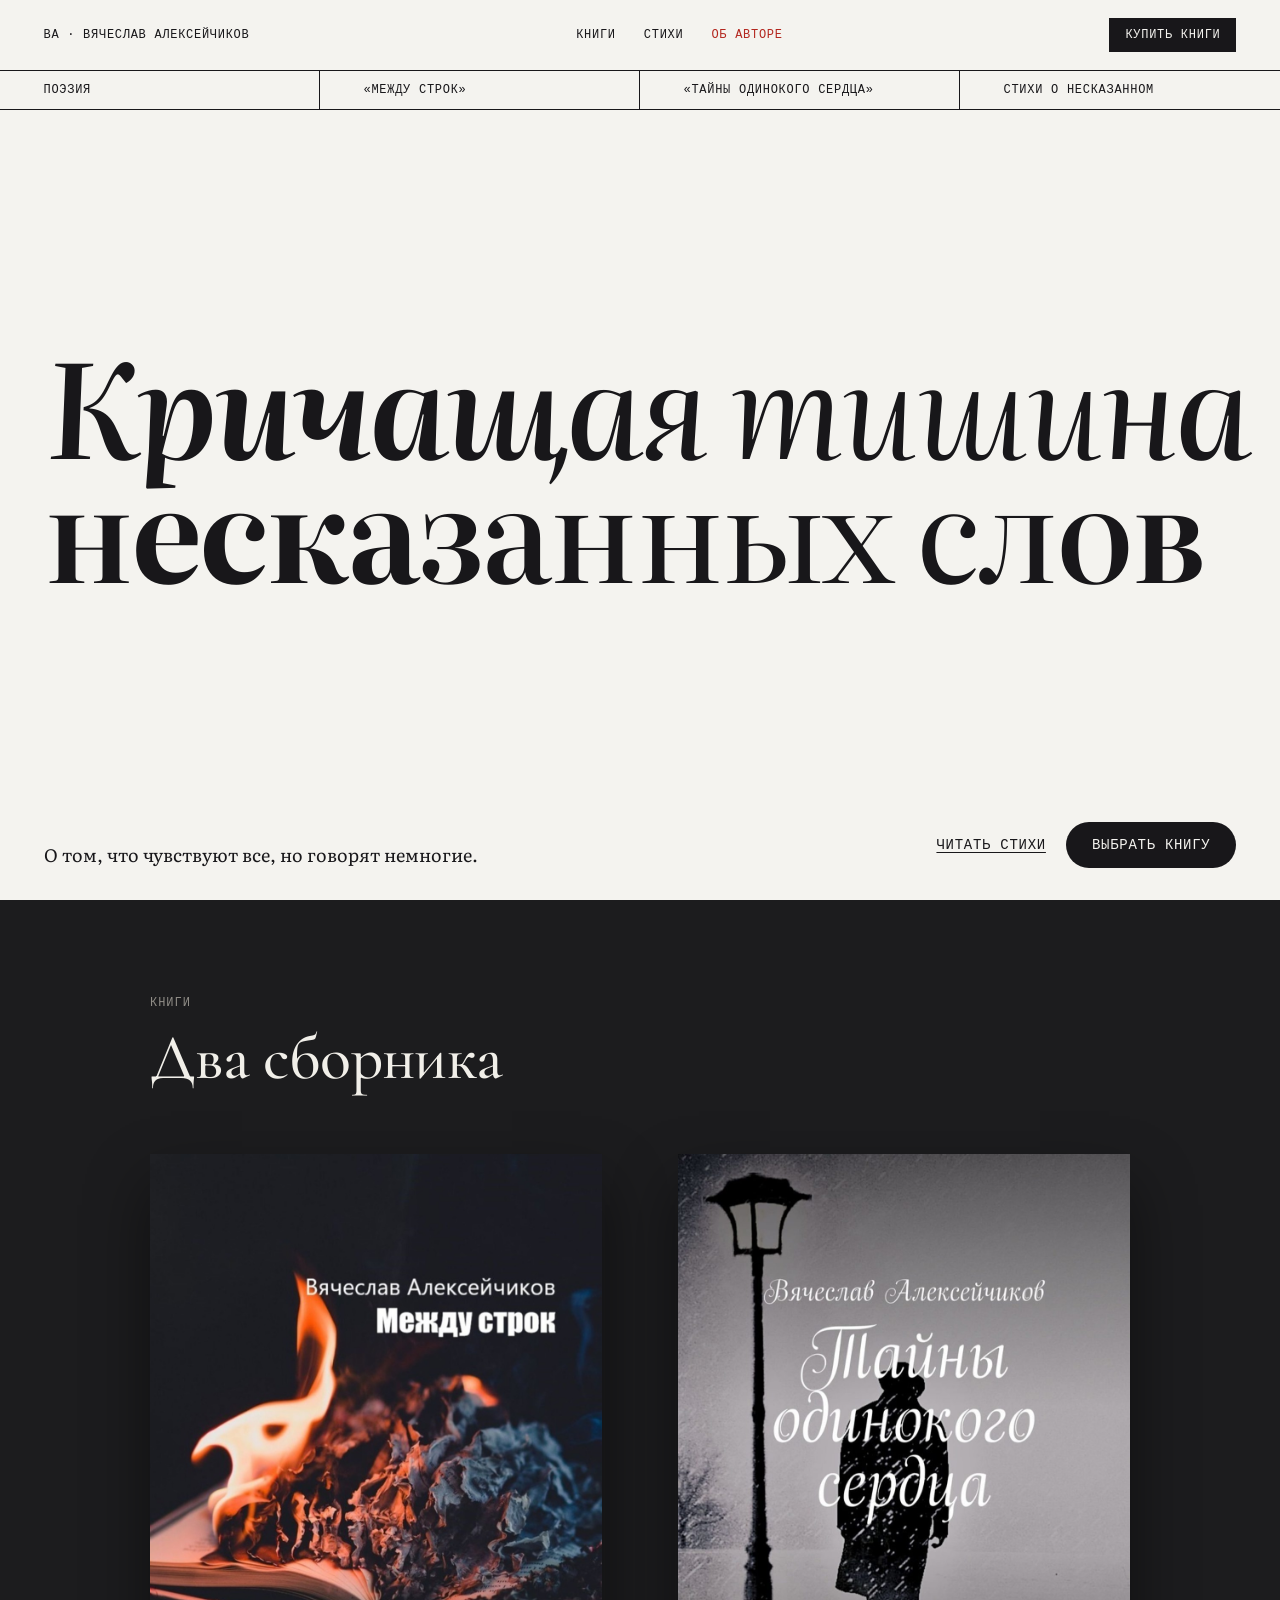
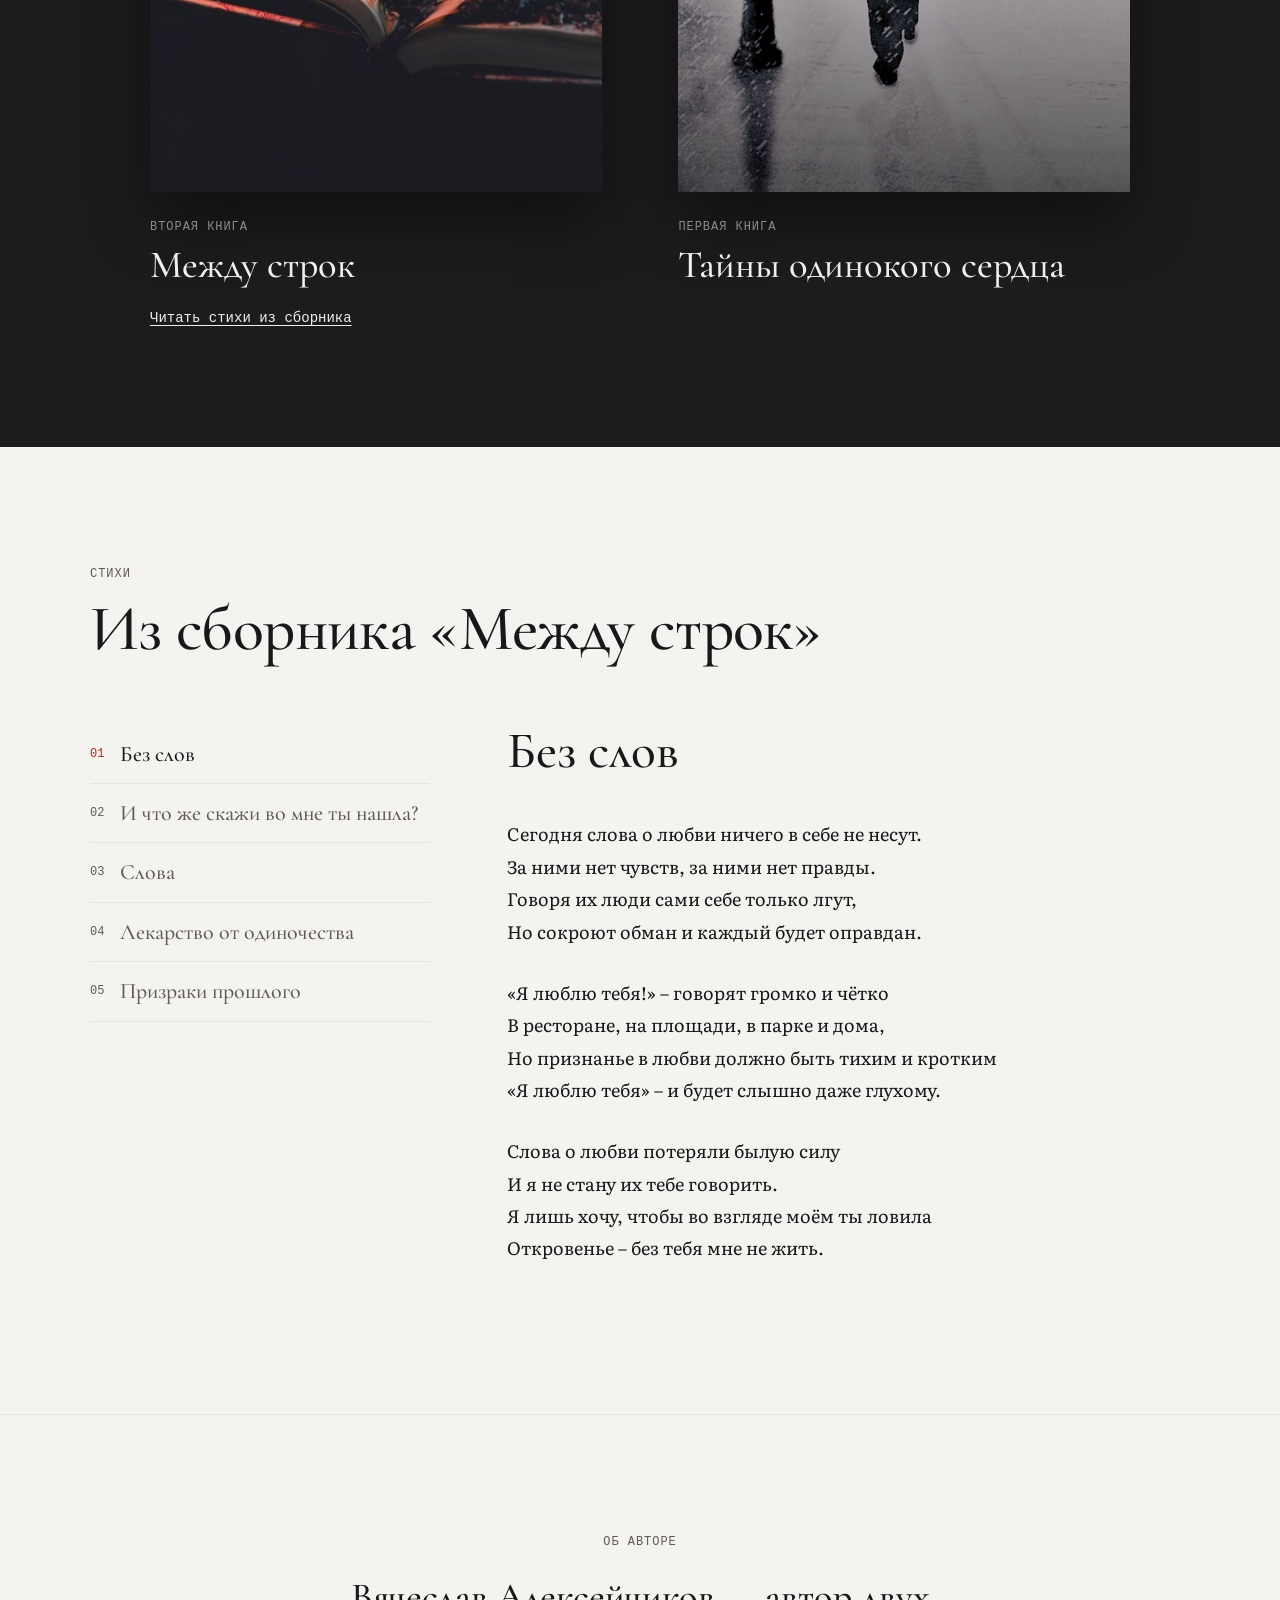
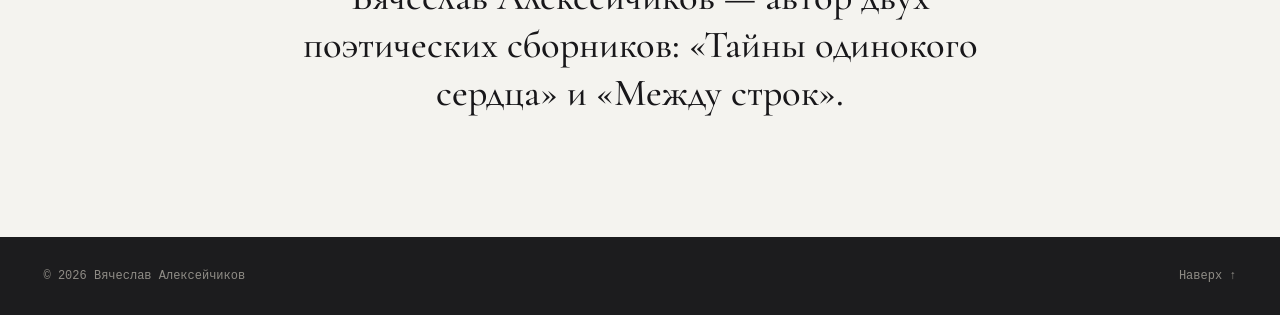
<file: index.html>
<!doctype html>
<html lang="ru">
<head>
  <meta charset="utf-8">
  <meta name="viewport" content="width=device-width, initial-scale=1">
  <title>Вячеслав Алексейчиков — стихи</title>
  <meta name="description" content="Стихи Вячеслава Алексейчикова. Сборники «Между строк» и «Тайны одинокого сердца».">
  <link rel="preconnect" href="https://fonts.googleapis.com">
  <link rel="preconnect" href="https://fonts.gstatic.com" crossorigin>
  <link href="https://fonts.googleapis.com/css2?family=Cormorant+Garamond:wght@500&family=Literata:ital,opsz,wght@0,7..72,200..900;1,7..72,200..900&family=PT+Mono&display=swap" rel="stylesheet">
  <link rel="stylesheet" href="style.css">
</head>
<body>
  <main id="top">
    <section class="hero" id="hero">
      <header class="site-header mono">
        <a class="logo" href="#top">ВА · Вячеслав Алексейчиков</a>
        <nav class="nav" aria-label="Разделы">
          <a href="#books">Книги</a>
          <a href="#poems">Стихи</a>
          <a href="#about">Об авторе</a>
        </nav>
        <a class="buy" href="#books">Купить книги</a>
      </header>
      <div class="hero__row mono">
        <span>Поэзия</span><span>«Между строк»</span><span>«Тайны одинокого сердца»</span><span>Стихи о несказанном</span>
      </div>

      <!-- Живые буквы: вес растёт рядом с курсором (script.js) -->
      <div class="hero__stage" id="stage">
        <h1 class="sr-only">Кричащая тишина несказанных слов</h1>
        <span class="hero__word hero__word--italic" data-text="Кричащая тишина" aria-hidden="true"></span>
        <span class="hero__word" data-text="несказанных слов" aria-hidden="true"></span>
      </div>

      <div class="hero__bottom">
        <p class="hero__lead">О том, что чувствуют все, но говорят немногие.</p>
        <div class="hero__actions mono">
          <a class="link" href="#poems">Читать стихи</a>
          <a class="btn btn--primary" href="#books">Выбрать книгу</a>
        </div>
      </div>
    </section>

    <section class="books" id="books">
      <p class="label">Книги</p>
      <h2 class="section-title">Два сборника</h2>
      <div class="books__grid">
        <article class="book">
          <img class="book__cover" src="assets/books/mezhdu-strok.jpg" width="1061" height="1500" alt="Обложка книги «Между строк»: горящая раскрытая книга на тёмном фоне">
          <p class="label">Вторая книга</p>
          <h3 class="book__title">Между строк</h3>
          <a class="link link--light" href="#poems">Читать стихи из сборника</a>
        </article>
        <article class="book">
          <img class="book__cover" src="assets/books/tajny-odinokogo-serdtsa.jpg" width="1061" height="1500" alt="Обложка книги «Тайны одинокого сердца»: силуэт человека под снегом у фонаря">
          <p class="label">Первая книга</p>
          <h3 class="book__title">Тайны одинокого сердца</h3>
        </article>
      </div>
    </section>

    <section class="poems" id="poems">
      <p class="label">Стихи</p>
      <h2 class="section-title">Из сборника «Между строк»</h2>
      <div class="reader">
        <div class="reader__list" role="tablist" aria-label="Стихотворения">
          <button role="tab" aria-selected="true" aria-controls="poem-1" id="tab-1"><span>01</span>Без слов</button>
          <button role="tab" aria-selected="false" aria-controls="poem-2" id="tab-2"><span>02</span>И что же скажи во мне ты нашла?</button>
          <button role="tab" aria-selected="false" aria-controls="poem-3" id="tab-3"><span>03</span>Слова</button>
          <button role="tab" aria-selected="false" aria-controls="poem-4" id="tab-4"><span>04</span>Лекарство от одиночества</button>
          <button role="tab" aria-selected="false" aria-controls="poem-5" id="tab-5"><span>05</span>Призраки прошлого</button>
        </div>

        <article class="poem" id="poem-1" role="tabpanel" aria-labelledby="tab-1">
          <h3 class="poem__title">Без слов</h3>
          <p>Сегодня слова о любви ничего в себе не несут.<br>За ними нет чувств, за ними нет правды.<br>Говоря их люди сами себе только лгут,<br>Но сокроют обман и каждый будет оправдан.</p>
          <p>«Я люблю тебя!» – говорят громко и чётко<br>В ресторане, на площади, в парке и дома,<br>Но признанье в любви должно быть тихим и кротким<br>«Я люблю тебя» – и будет слышно даже глухому.</p>
          <p>Слова о любви потеряли былую силу<br>И я не стану их тебе говорить.<br>Я лишь хочу, чтобы во взгляде моём ты ловила<br>Откровенье – без тебя мне не жить.</p>
        </article>

        <article class="poem" id="poem-2" role="tabpanel" aria-labelledby="tab-2" hidden>
          <h3 class="poem__title">И что же скажи во мне ты нашла?</h3>
          <p>И что же скажи во мне ты нашла?<br>Ведь ни глаз голубых, ни роста высокого,<br>Но ты всё равно ко мне подошла<br>И наградила улыбкой широкою.</p>
          <p>И что же скажи во мне ты нашла?<br>Ведь чёрствым и грубым порой я бываю,<br>Но ты всё равно ко мне подошла<br>И эту улыбку я уже знаю.</p>
          <p>И что же скажи во мне ты нашла?<br>Этот вопрос не даёт мне покоя<br>С той самой секунды, как ты подошла<br>И стала навеки самой родною.</p>
        </article>

        <article class="poem" id="poem-3" role="tabpanel" aria-labelledby="tab-3" hidden>
          <h3 class="poem__title">Слова</h3>
          <p>Острой бритвой в гневе становятся слова,<br>Что бросаешь в человека для тебя родного.<br>Они сердце поразят, как поражает цель стрела<br>И ждать исхода не приходится иного.</p>
          <p>Мгновение назад бурлила в жилах кровь.<br>Слова, как шпага, протыкала оппонента<br>И отодвинул пыл на задний план любовь,<br>Что стала неожиданно кусочком рудимента.</p>
          <p>Мы любим говорить слово прости<br>Полагая что, оно залечит раны сердца,<br>Но, к сожалению, слово не всегда может спасти,<br>Если сказал его ты по инерции.</p>
        </article>

        <article class="poem" id="poem-4" role="tabpanel" aria-labelledby="tab-4" hidden>
          <h3 class="poem__title">Лекарство от одиночества</h3>
          <p>У меня есть место, где могу спрятаться,<br>Где будет всё, как я захочу.<br>Там вокруг солнца земли не вертятся,<br>Там не зажечь ночью свечу.</p>
          <p>Всё в полумраке, почти без намёка на свет.<br>Так никто не увидит, не найдёт, не узнает.<br>Убегая туда, я путаю след,<br>Лишь для тебя он подсказками станет.</p>
          <p>Ты пойдёшь по нему, собирая хлебные крошки<br>Так и не зная, что ждёт впереди.<br>Прошу, не сворачивай только с этой дорожки,<br>Чтобы тебя не заставляло сойти.</p>
          <p>В конце постучишь ты в закрытую дверь.<br>В ту, что видна будет только тебе,<br>А я без сомнений открою, теперь<br>Отдадимся на волю старушке судьбе.</p>
          <p>Пусть она нам укажет дорогу,<br>По которой вместе с тобой мы пойдём.<br>Пусть она счастья даст нам немного,<br>А все неудачи смоет дождём.</p>
          <p>Нет я или ты, есть только мы.<br>Забыта дорога к месту, где прятался<br>И теперь понимаешь, что у старушки судьбы<br>Есть для каждого план, который испортить пытаемся.</p>
        </article>

        <article class="poem" id="poem-5" role="tabpanel" aria-labelledby="tab-5" hidden>
          <h3 class="poem__title">Призраки прошлого</h3>
          <p>Я увижу тебя через долгие десятки лет<br>Снова эти глаза, этот смех, этот голос,<br>Но родного в них для меня ничего уже нет<br>И в разговоре с тобой я чувствую холод.</p>
          <p>Нет на твоей голове тех задорных косичек.<br>Не ласкает мой взгляд при встрече улыбка<br>И мне не понять, остался ли я тебе симпатичен<br>Или наше знакомство для тебя большая ошибка.</p>
          <p>Нет жарких объятий после долгой разлуки.<br>Не станешь делиться со мною ты тайной.<br>Не синхронны теперь сердец наши стуки,<br>А все совпадения будут случайны.</p>
          <p>Много в памяти моей воспоминаний,<br>Где бежим на встречу счастью мы вдвоём,<br>Но их стирают километры расстояний<br>И друг друга мы уже не узнаём.</p>
          <p>Наша жизнь теперь наполнена другими.<br>С их сердцами наши бьются в унисон<br>И с каждым годом мы становимся чужими,<br>А всё что было, напоминает сон.</p>
          <p>Словно призраки мы в памяти блуждаем<br>Уйти не можем, но не можем и остаться<br>И что нам делать мы не понимаем,<br>С призраками прошлого не можем мы расстаться.</p>
          <p>Не можешь ты поймать в движениях моих<br>Ту лёгкость, что была при первой встрече.<br>Не вызывает упоения в душе мой стих,<br>Который посвятил тебе в последний вечер.</p>
          <p>И уж давно друг друга мы должны забыть<br>Расстояние и время нас с тобою разделили,<br>Но призраками прошлого мы продолжим жить<br>Они напоминание, о времени, когда любили.</p>
        </article>
      </div>
    </section>

    <section class="about" id="about">
      <p class="label">Об авторе</p>
      <p class="about__text">Вячеслав Алексейчиков — автор двух поэтических сборников: «Тайны одинокого сердца» и «Между строк».</p>
    </section>
  </main>

  <footer class="site-footer">
    <span>© <span id="year"></span> Вячеслав Алексейчиков</span>
    <a href="#top">Наверх ↑</a>
  </footer>

  <script src="script.js"></script>
</body>
</html>
</file>
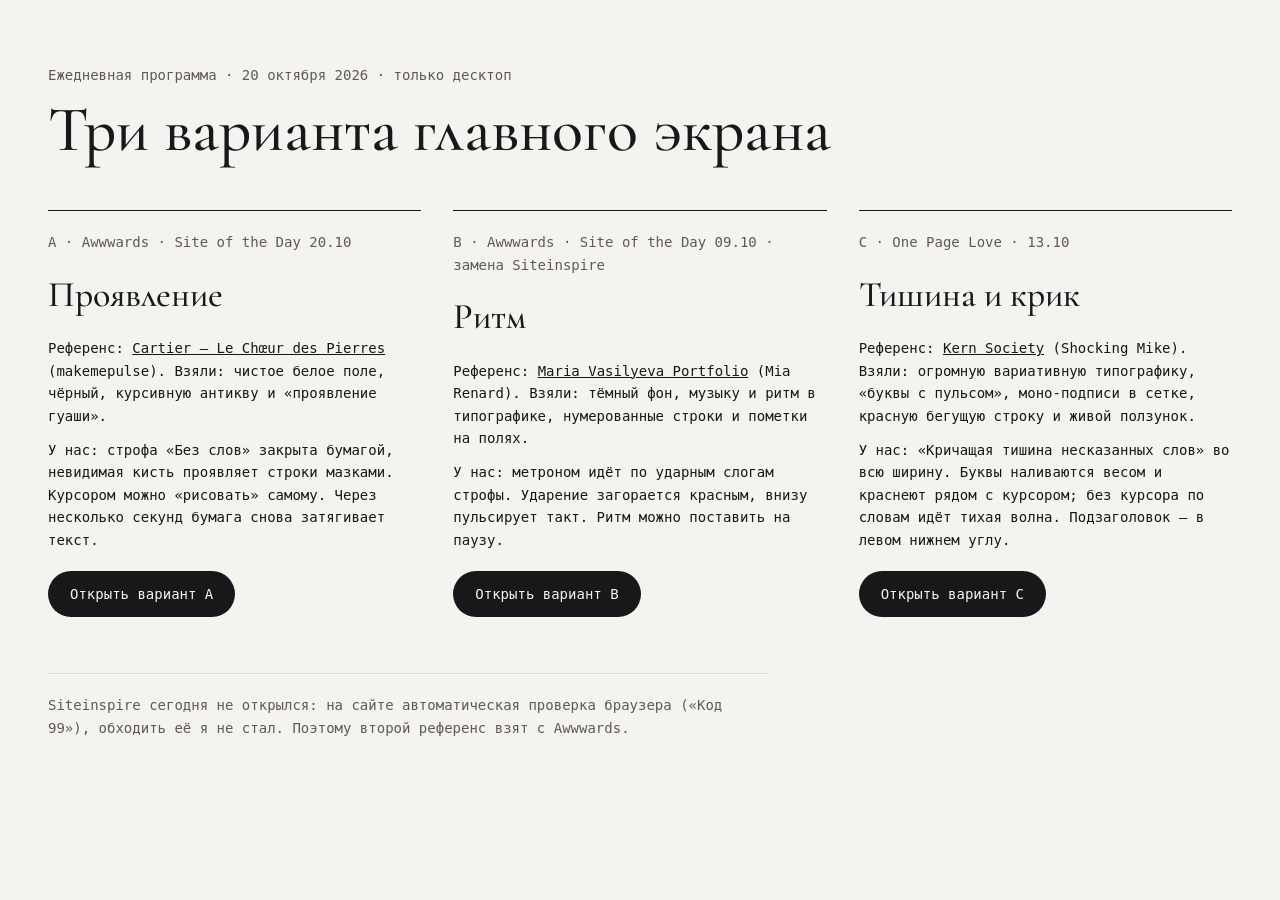
<file: drafts/2026-10-20/index.html>
<!doctype html>
<html lang="ru">
<head>
<meta charset="utf-8">
<meta name="viewport" content="width=device-width, initial-scale=1">
<meta name="robots" content="noindex">
<title>Варианты Hero — 20 октября 2026</title>
<link href="https://fonts.googleapis.com/css2?family=Cormorant+Garamond:wght@500&family=PT+Mono&display=swap" rel="stylesheet">
<style>
  :root { --bg: #f4f3ef; --ink: #18171a; --muted: #5e5b56; --line: #dcd9d2; --accent: #b3261e; }
  * { box-sizing: border-box; margin: 0; padding: 0; }
  body { background: var(--bg); color: var(--ink); font-family: "PT Mono", monospace; font-size: 14px; line-height: 1.6; padding: 64px 48px; }
  a { color: inherit; }
  h1 { font-family: "Cormorant Garamond", serif; font-weight: 500; font-size: 64px; line-height: 1; margin: 12px 0 48px; }
  .muted { color: var(--muted); }
  .grid { display: grid; grid-template-columns: repeat(3, 1fr); gap: 32px; }
  .card { border-top: 1px solid var(--ink); padding-top: 20px; }
  .card h2 { font-family: "Cormorant Garamond", serif; font-weight: 500; font-size: 36px; margin: 6px 0 14px; }
  .card p { margin-bottom: 12px; }
  .open { display: inline-block; margin-top: 8px; padding: 12px 22px; border-radius: 999px; background: var(--ink); color: var(--bg); text-decoration: none; }
  .open:hover { background: var(--accent); }
  .note { margin-top: 56px; max-width: 720px; padding-top: 20px; border-top: 1px solid var(--line); }
</style>
</head>
<body>
  <p class="muted">Ежедневная программа · 20 октября 2026 · только десктоп</p>
  <h1>Три варианта главного экрана</h1>

  <div class="grid">
    <article class="card">
      <p class="muted">A · Awwwards · Site of the Day 20.10</p>
      <h2>Проявление</h2>
      <p>Референс: <a href="https://www.awwwards.com/sites/cartier-le-choeur-des-pierres">Cartier — Le Chœur des Pierres</a> (makemepulse). Взяли: чистое белое поле, чёрный, курсивную антикву и «проявление гуаши».</p>
      <p>У нас: строфа «Без слов» закрыта бумагой, невидимая кисть проявляет строки мазками. Курсором можно «рисовать» самому. Через несколько секунд бумага снова затягивает текст.</p>
      <a class="open" href="a.html">Открыть вариант A</a>
    </article>
    <article class="card">
      <p class="muted">B · Awwwards · Site of the Day 09.10 · замена Siteinspire</p>
      <h2>Ритм</h2>
      <p>Референс: <a href="https://www.awwwards.com/sites/maria-vasilyeva-portfolio">Maria Vasilyeva Portfolio</a> (Mia Renard). Взяли: тёмный фон, музыку и ритм в типографике, нумерованные строки и пометки на полях.</p>
      <p>У нас: метроном идёт по ударным слогам строфы. Ударение загорается красным, внизу пульсирует такт. Ритм можно поставить на паузу.</p>
      <a class="open" href="b.html">Открыть вариант B</a>
    </article>
    <article class="card">
      <p class="muted">C · One Page Love · 13.10</p>
      <h2>Тишина и крик</h2>
      <p>Референс: <a href="https://onepagelove.com/kern-society">Kern Society</a> (Shocking Mike). Взяли: огромную вариативную типографику, «буквы с пульсом», моно-подписи в сетке, красную бегущую строку и живой ползунок.</p>
      <p>У нас: «Кричащая тишина несказанных слов» во всю ширину. Буквы наливаются весом и краснеют рядом с курсором; без курсора по словам идёт тихая волна. Подзаголовок — в левом нижнем углу.</p>
      <a class="open" href="c.html">Открыть вариант C</a>
    </article>
  </div>

  <p class="note muted">Siteinspire сегодня не открылся: на сайте автоматическая проверка браузера («Код 99»), обходить её я не стал. Поэтому второй референс взят с Awwwards.</p>
</body>
</html>
</file>
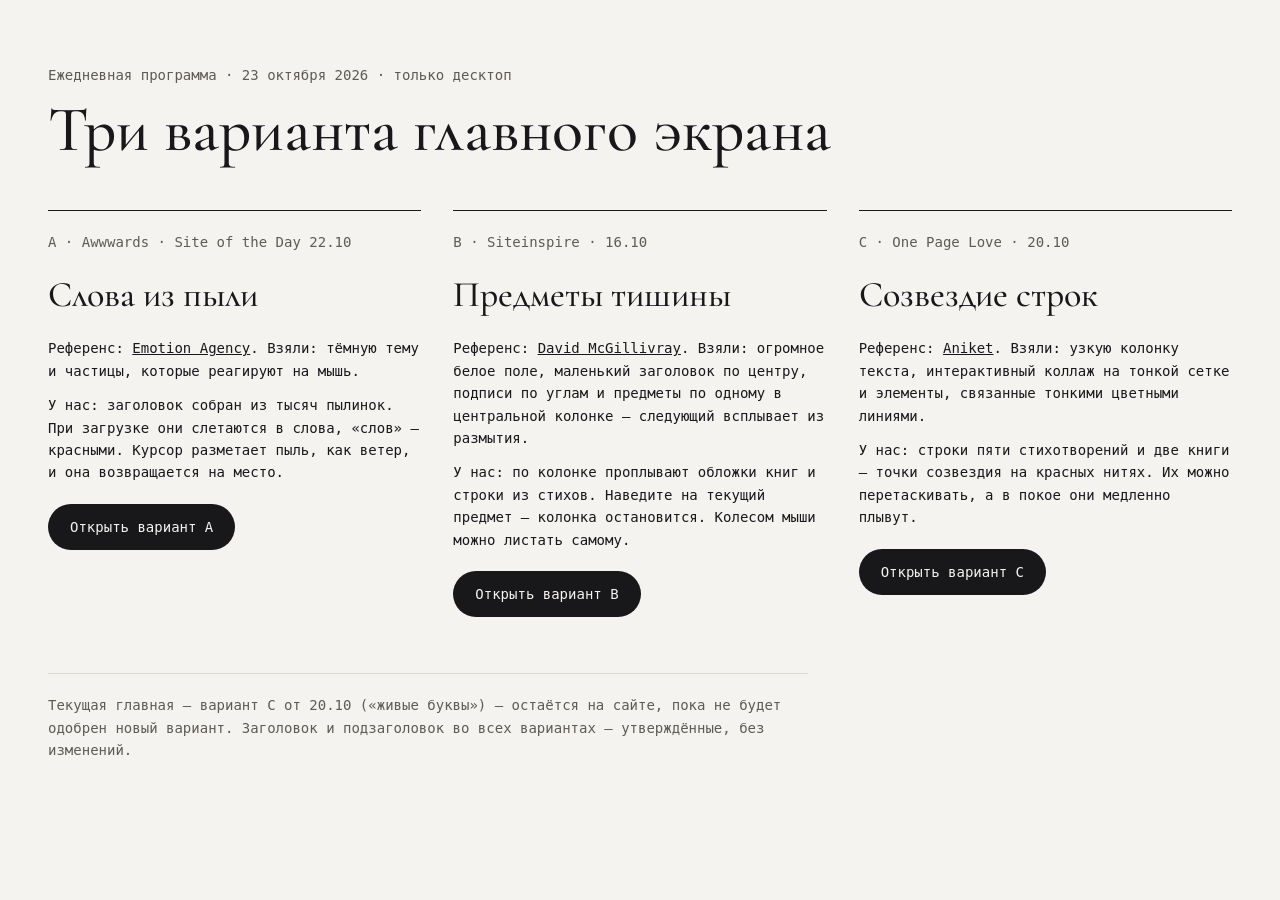
<file: drafts/2026-10-23/index.html>
<!doctype html>
<html lang="ru">
<head>
<meta charset="utf-8">
<meta name="viewport" content="width=device-width, initial-scale=1">
<meta name="robots" content="noindex">
<title>Варианты Hero — 23 октября 2026</title>
<link href="https://fonts.googleapis.com/css2?family=Cormorant+Garamond:wght@500&family=PT+Mono&display=swap" rel="stylesheet">
<style>
  :root { --bg: #f4f3ef; --ink: #18171a; --muted: #5e5b56; --line: #dcd9d2; --accent: #b3261e; }
  * { box-sizing: border-box; margin: 0; padding: 0; }
  body { background: var(--bg); color: var(--ink); font-family: "PT Mono", monospace; font-size: 14px; line-height: 1.6; padding: 64px 48px; }
  a { color: inherit; }
  h1 { font-family: "Cormorant Garamond", serif; font-weight: 500; font-size: 64px; line-height: 1; margin: 12px 0 48px; }
  .muted { color: var(--muted); }
  .grid { display: grid; grid-template-columns: repeat(3, 1fr); gap: 32px; }
  .card { border-top: 1px solid var(--ink); padding-top: 20px; }
  .card h2 { font-family: "Cormorant Garamond", serif; font-weight: 500; font-size: 36px; margin: 6px 0 14px; }
  .card p { margin-bottom: 12px; }
  .open { display: inline-block; margin-top: 8px; padding: 12px 22px; border-radius: 999px; background: var(--ink); color: var(--bg); text-decoration: none; }
  .open:hover { background: var(--accent); }
  .note { margin-top: 56px; max-width: 760px; padding-top: 20px; border-top: 1px solid var(--line); }
</style>
</head>
<body>
  <p class="muted">Ежедневная программа · 23 октября 2026 · только десктоп</p>
  <h1>Три варианта главного экрана</h1>

  <div class="grid">
    <article class="card">
      <p class="muted">A · Awwwards · Site of the Day 22.10</p>
      <h2>Слова из пыли</h2>
      <p>Референс: <a href="https://www.awwwards.com/sites/emotion-agency-1">Emotion Agency</a>. Взяли: тёмную тему и частицы, которые реагируют на мышь.</p>
      <p>У нас: заголовок собран из тысяч пылинок. При загрузке они слетаются в слова, «слов» — красными. Курсор разметает пыль, как ветер, и она возвращается на место.</p>
      <a class="open" href="a.html">Открыть вариант A</a>
    </article>
    <article class="card">
      <p class="muted">B · Siteinspire · 16.10</p>
      <h2>Предметы тишины</h2>
      <p>Референс: <a href="https://www.siteinspire.com/website/2969-david-mcgillivray">David McGillivray</a>. Взяли: огромное белое поле, маленький заголовок по центру, подписи по углам и предметы по одному в центральной колонке — следующий всплывает из размытия.</p>
      <p>У нас: по колонке проплывают обложки книг и строки из стихов. Наведите на текущий предмет — колонка остановится. Колесом мыши можно листать самому.</p>
      <a class="open" href="b.html">Открыть вариант B</a>
    </article>
    <article class="card">
      <p class="muted">C · One Page Love · 20.10</p>
      <h2>Созвездие строк</h2>
      <p>Референс: <a href="https://onepagelove.com/aniket">Aniket</a>. Взяли: узкую колонку текста, интерактивный коллаж на тонкой сетке и элементы, связанные тонкими цветными линиями.</p>
      <p>У нас: строки пяти стихотворений и две книги — точки созвездия на красных нитях. Их можно перетаскивать, а в покое они медленно плывут.</p>
      <a class="open" href="c.html">Открыть вариант C</a>
    </article>
  </div>

  <p class="note muted">Текущая главная — вариант C от 20.10 («живые буквы») — остаётся на сайте, пока не будет одобрен новый вариант. Заголовок и подзаголовок во всех вариантах — утверждённые, без изменений.</p>
</body>
</html>
</file>
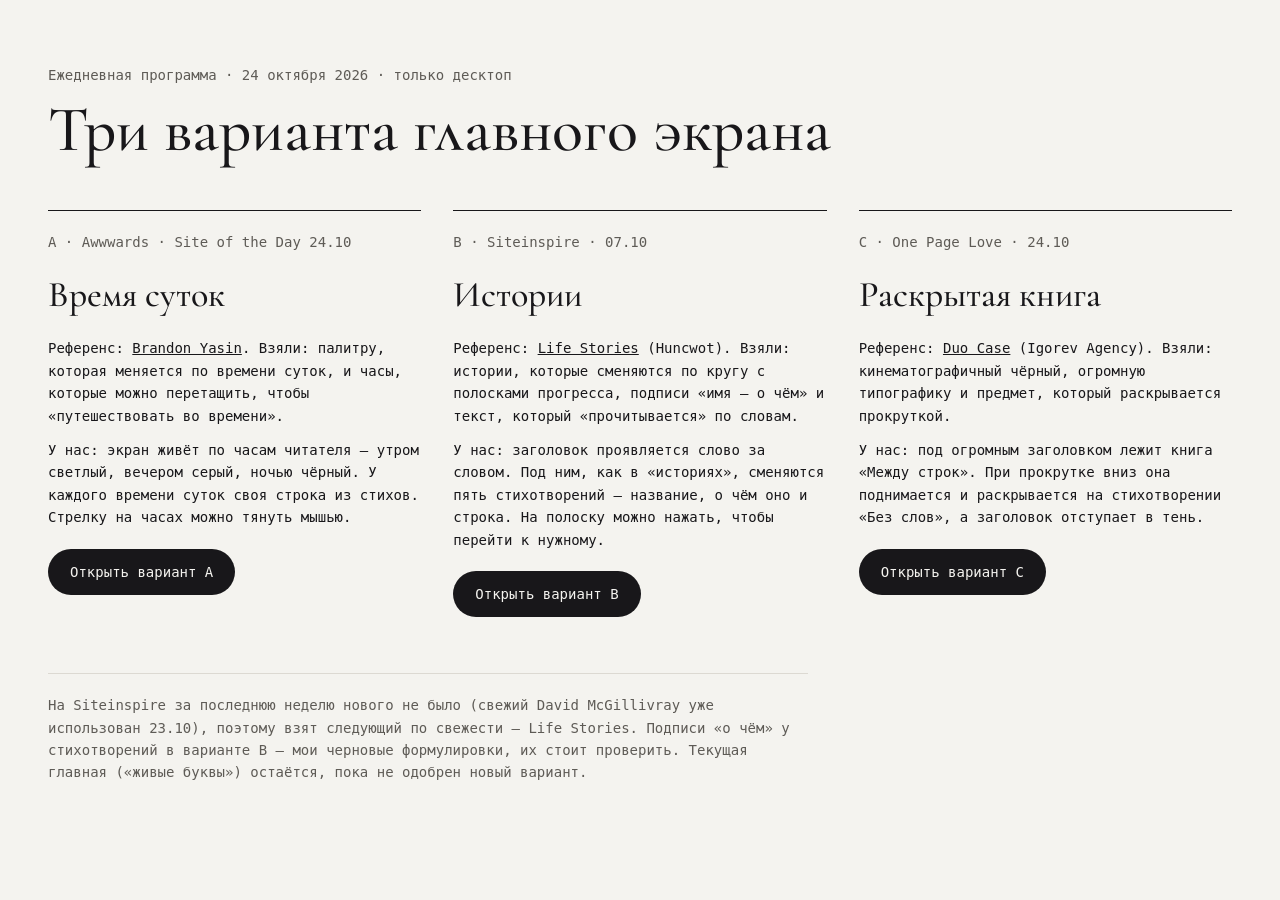
<file: drafts/2026-10-24/index.html>
<!doctype html>
<html lang="ru">
<head>
<meta charset="utf-8">
<meta name="viewport" content="width=device-width, initial-scale=1">
<meta name="robots" content="noindex">
<title>Варианты Hero — 24 октября 2026</title>
<link href="https://fonts.googleapis.com/css2?family=Cormorant+Garamond:wght@500&family=PT+Mono&display=swap" rel="stylesheet">
<style>
  :root { --bg: #f4f3ef; --ink: #18171a; --muted: #5e5b56; --line: #dcd9d2; --accent: #b3261e; }
  * { box-sizing: border-box; margin: 0; padding: 0; }
  body { background: var(--bg); color: var(--ink); font-family: "PT Mono", monospace; font-size: 14px; line-height: 1.6; padding: 64px 48px; }
  a { color: inherit; }
  h1 { font-family: "Cormorant Garamond", serif; font-weight: 500; font-size: 64px; line-height: 1; margin: 12px 0 48px; }
  .muted { color: var(--muted); }
  .grid { display: grid; grid-template-columns: repeat(3, 1fr); gap: 32px; }
  .card { border-top: 1px solid var(--ink); padding-top: 20px; }
  .card h2 { font-family: "Cormorant Garamond", serif; font-weight: 500; font-size: 36px; margin: 6px 0 14px; }
  .card p { margin-bottom: 12px; }
  .open { display: inline-block; margin-top: 8px; padding: 12px 22px; border-radius: 999px; background: var(--ink); color: var(--bg); text-decoration: none; }
  .open:hover { background: var(--accent); }
  .note { margin-top: 56px; max-width: 760px; padding-top: 20px; border-top: 1px solid var(--line); }
</style>
</head>
<body>
  <p class="muted">Ежедневная программа · 24 октября 2026 · только десктоп</p>
  <h1>Три варианта главного экрана</h1>

  <div class="grid">
    <article class="card">
      <p class="muted">A · Awwwards · Site of the Day 24.10</p>
      <h2>Время суток</h2>
      <p>Референс: <a href="https://www.awwwards.com/sites/brandon-yasin">Brandon Yasin</a>. Взяли: палитру, которая меняется по времени суток, и часы, которые можно перетащить, чтобы «путешествовать во времени».</p>
      <p>У нас: экран живёт по часам читателя — утром светлый, вечером серый, ночью чёрный. У каждого времени суток своя строка из стихов. Стрелку на часах можно тянуть мышью.</p>
      <a class="open" href="a.html">Открыть вариант A</a>
    </article>
    <article class="card">
      <p class="muted">B · Siteinspire · 07.10</p>
      <h2>Истории</h2>
      <p>Референс: <a href="https://lifestories.org/">Life Stories</a> (Huncwot). Взяли: истории, которые сменяются по кругу с полосками прогресса, подписи «имя — о чём» и текст, который «прочитывается» по словам.</p>
      <p>У нас: заголовок проявляется слово за словом. Под ним, как в «историях», сменяются пять стихотворений — название, о чём оно и строка. На полоску можно нажать, чтобы перейти к нужному.</p>
      <a class="open" href="b.html">Открыть вариант B</a>
    </article>
    <article class="card">
      <p class="muted">C · One Page Love · 24.10</p>
      <h2>Раскрытая книга</h2>
      <p>Референс: <a href="https://onepagelove.com/duo-case">Duo Case</a> (Igorev Agency). Взяли: кинематографичный чёрный, огромную типографику и предмет, который раскрывается прокруткой.</p>
      <p>У нас: под огромным заголовком лежит книга «Между строк». При прокрутке вниз она поднимается и раскрывается на стихотворении «Без слов», а заголовок отступает в тень.</p>
      <a class="open" href="c.html">Открыть вариант C</a>
    </article>
  </div>

  <p class="note muted">На Siteinspire за последнюю неделю нового не было (свежий David McGillivray уже использован 23.10), поэтому взят следующий по свежести — Life Stories. Подписи «о чём» у стихотворений в варианте B — мои черновые формулировки, их стоит проверить. Текущая главная («живые буквы») остаётся, пока не одобрен новый вариант.</p>
</body>
</html>
</file>
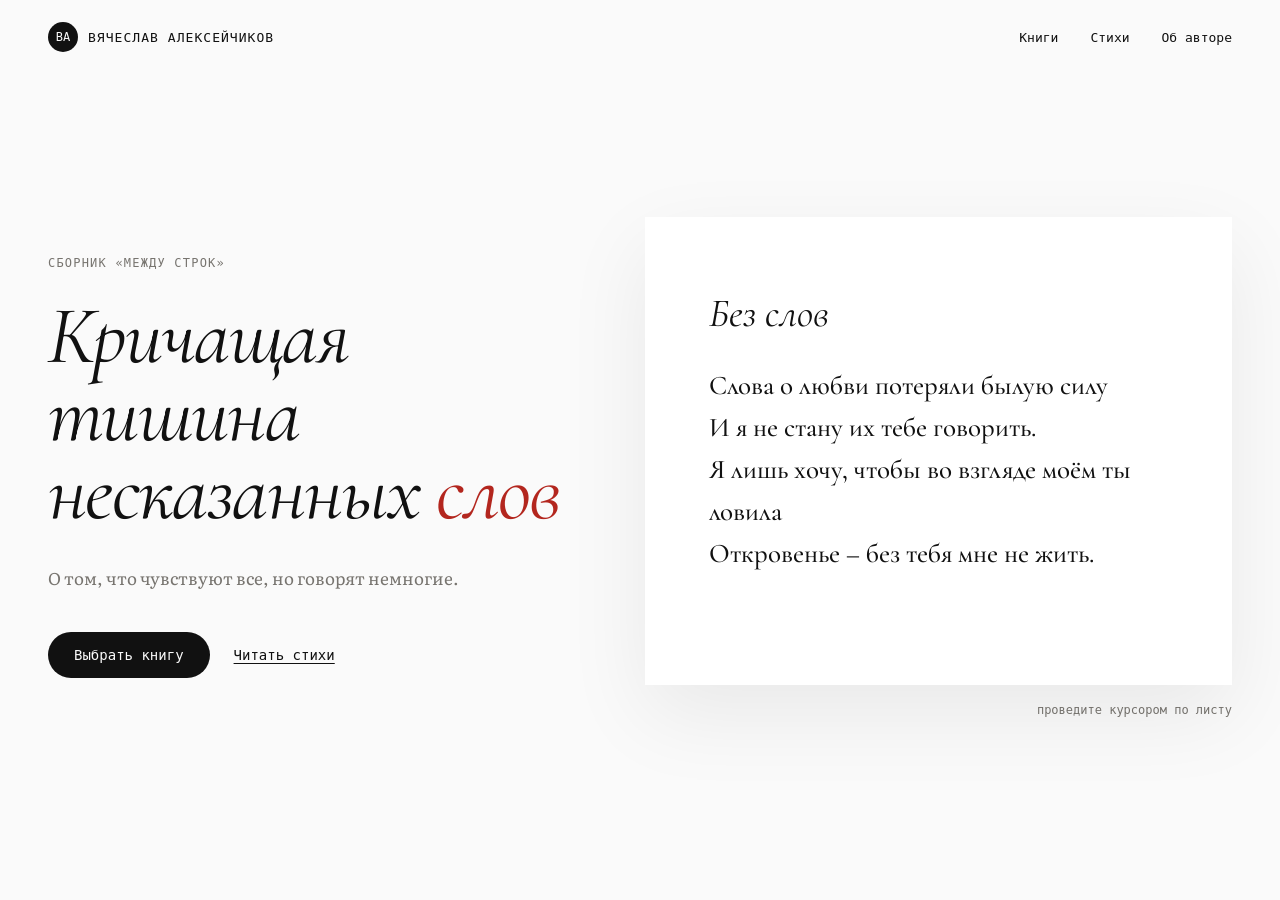
<file: drafts/2026-10-20/a.html>
<!doctype html>
<html lang="ru">
<head>
<meta charset="utf-8">
<meta name="viewport" content="width=device-width, initial-scale=1">
<meta name="robots" content="noindex">
<title>Вариант A — Проявление</title>
<link rel="preconnect" href="https://fonts.googleapis.com">
<link rel="preconnect" href="https://fonts.gstatic.com" crossorigin>
<link href="https://fonts.googleapis.com/css2?family=Cormorant+Garamond:ital,wght@0,500;1,400;1,500&family=Literata:opsz,wght@7..72,400&family=PT+Mono&display=swap" rel="stylesheet">
<style>
  /* Референс: Cartier — Le Chœur des Pierres (Awwwards SOTD 20.10.2026): белое поле, чёрный, «проявление гуаши». */
  :root { --bg: #fafafa; --ink: #111; --muted: #77746f; --line: #e4e2dc; --accent: #b3261e; }
  * { box-sizing: border-box; margin: 0; padding: 0; }
  body { background: var(--bg); color: var(--ink); font-family: "Literata", Georgia, serif; -webkit-font-smoothing: antialiased; }
  a { color: inherit; text-decoration: none; }
  .head { display: flex; justify-content: space-between; align-items: center; padding: 22px 48px; font-family: "PT Mono", monospace; font-size: 13px; }
  .logo { display: flex; gap: 10px; align-items: center; letter-spacing: .08em; text-transform: uppercase; }
  .logo b { display: grid; place-items: center; width: 30px; height: 30px; border-radius: 50%; background: var(--ink); color: var(--bg); font-weight: 400; font-size: 12px; letter-spacing: 0; }
  .nav { display: flex; gap: 32px; }
  .nav a:hover { color: var(--accent); }

  .hero {
    display: grid; grid-template-columns: 1fr 1.1fr; align-items: center; gap: 64px;
    min-height: calc(100vh - 74px); padding: 24px 48px 64px;
  }
  .label { font-family: "PT Mono", monospace; font-size: 12px; letter-spacing: .1em; text-transform: uppercase; color: var(--muted); }
  h1 {
    margin: 28px 0 32px;
    font-family: "Cormorant Garamond", serif; font-weight: 400; font-style: italic;
    font-size: clamp(56px, 6.4vw, 104px); line-height: .95; letter-spacing: -.02em;
  }
  h1 span { color: var(--accent); }
  .lead { max-width: 420px; font-size: 17px; line-height: 1.65; color: var(--muted); }
  .actions { display: flex; gap: 24px; align-items: center; margin-top: 40px; font-family: "PT Mono", monospace; font-size: 14px; }
  .btn { padding: 15px 26px; border-radius: 999px; background: var(--ink); color: var(--bg); transition: background .25s; }
  .btn:hover { background: var(--accent); }
  .actions .link { text-decoration: underline; text-underline-offset: 3px; }

  /* Лист, на котором «проявляется» строфа */
  .sheet {
    position: relative; padding: 72px 64px 64px;
    background: #fff; box-shadow: 0 30px 80px rgba(0,0,0,.07);
    cursor: crosshair;
  }
  .sheet__title { font-family: "Cormorant Garamond", serif; font-style: italic; font-size: 40px; margin-bottom: 28px; }
  .sheet__text span { display: block; font-family: "Cormorant Garamond", serif; font-weight: 500; font-size: 27px; line-height: 1.55; }
  .sheet__sign { margin-top: 32px; font-family: "PT Mono", monospace; font-size: 12px; color: var(--muted); }
  .sheet canvas { position: absolute; inset: 0; width: 100%; height: 100%; }
  .hint { margin-top: 18px; font-family: "PT Mono", monospace; font-size: 12px; color: var(--muted); text-align: right; }
</style>
</head>
<body>
  <header class="head">
    <a class="logo" href="../../"><b>ВА</b>Вячеслав Алексейчиков</a>
    <nav class="nav"><a href="#">Книги</a><a href="#">Стихи</a><a href="#">Об авторе</a></nav>
  </header>

  <section class="hero">
    <div>
      <p class="label">Сборник «Между строк»</p>
      <h1>Кричащая тишина несказанных <span>слов</span></h1>
      <p class="lead">О том, что чувствуют все, но говорят немногие.</p>
      <div class="actions"><a class="btn" href="#">Выбрать книгу</a><a class="link" href="#">Читать стихи</a></div>
    </div>

    <div>
      <div class="sheet" id="sheet">
        <p class="sheet__title">Без слов</p>
        <p class="sheet__text">
          <span>Слова о любви потеряли былую силу</span>
          <span>И я не стану их тебе говорить.</span>
          <span>Я лишь хочу, чтобы во взгляде моём ты ловила</span>
          <span>Откровенье – без тебя мне не жить.</span>
        </p>
        <p class="sheet__sign">— В. Алексейчиков</p>
        <canvas id="ink" aria-hidden="true"></canvas>
      </div>
      <p class="hint">проведите курсором по листу</p>
    </div>
  </section>

<script>
// Лист закрыт «бумагой»; кисть стирает её мягкими мазками — строки проявляются, как гуашь.
const sheet = document.getElementById("sheet");
const cv = document.getElementById("ink");
const ctx = cv.getContext("2d");
const reduce = matchMedia("(prefers-reduced-motion: reduce)").matches;
let W, H, dpr;

function cover(alpha = 1) {
  ctx.globalCompositeOperation = "source-over";
  ctx.fillStyle = `rgba(255,255,255,${alpha})`;
  ctx.fillRect(0, 0, W, H);
}
function resize() {
  dpr = devicePixelRatio || 1;
  W = sheet.offsetWidth; H = sheet.offsetHeight;
  cv.width = W * dpr; cv.height = H * dpr;
  ctx.setTransform(dpr, 0, 0, dpr, 0, 0);
  cover();
}

// Мазок: несколько мягких пятен с разбросом — неровный край, как у кисти
function dab(x, y, r) {
  ctx.globalCompositeOperation = "destination-out";
  for (let i = 0; i < 5; i++) {
    const rx = x + (Math.random() - .5) * r * .8;
    const ry = y + (Math.random() - .5) * r * .5;
    const rr = r * (.55 + Math.random() * .5);
    const g = ctx.createRadialGradient(rx, ry, 0, rx, ry, rr);
    g.addColorStop(0, "rgba(0,0,0,.55)");
    g.addColorStop(1, "rgba(0,0,0,0)");
    ctx.fillStyle = g;
    ctx.beginPath(); ctx.arc(rx, ry, rr, 0, Math.PI * 2); ctx.fill();
  }
}

// Автоматическая кисть идёт по строкам слева направо
const sleep = (ms) => new Promise((r) => setTimeout(r, ms));
async function stroke(y, x0, x1, r) {
  for (let x = x0; x <= x1; x += 6) {
    dab(x, y + Math.sin(x / 40) * 4, r);
    if (x % 18 === 0) await sleep(16);
  }
}
async function autoPaint() {
  const rows = [...sheet.querySelectorAll(".sheet__title, .sheet__text span, .sheet__sign")];
  for (const el of rows) {
    const y = el.offsetTop + el.offsetHeight / 2;
    await stroke(y, el.offsetLeft - 20, el.offsetLeft + el.offsetWidth + 20, el.offsetHeight * .75);
    await sleep(260);
  }
}
async function loop() {
  for (;;) {
    await autoPaint();
    await sleep(7000);
    for (let i = 0; i < 40; i++) { cover(.06); await sleep(40); } // бумага снова «затягивает» текст
    cover();
    await sleep(800);
  }
}

sheet.addEventListener("pointermove", (e) => {
  const b = sheet.getBoundingClientRect();
  dab(e.clientX - b.left, e.clientY - b.top, 34);
});

if (reduce) { cv.remove(); }
else { resize(); addEventListener("resize", resize); loop(); }
</script>
</body>
</html>
</file>
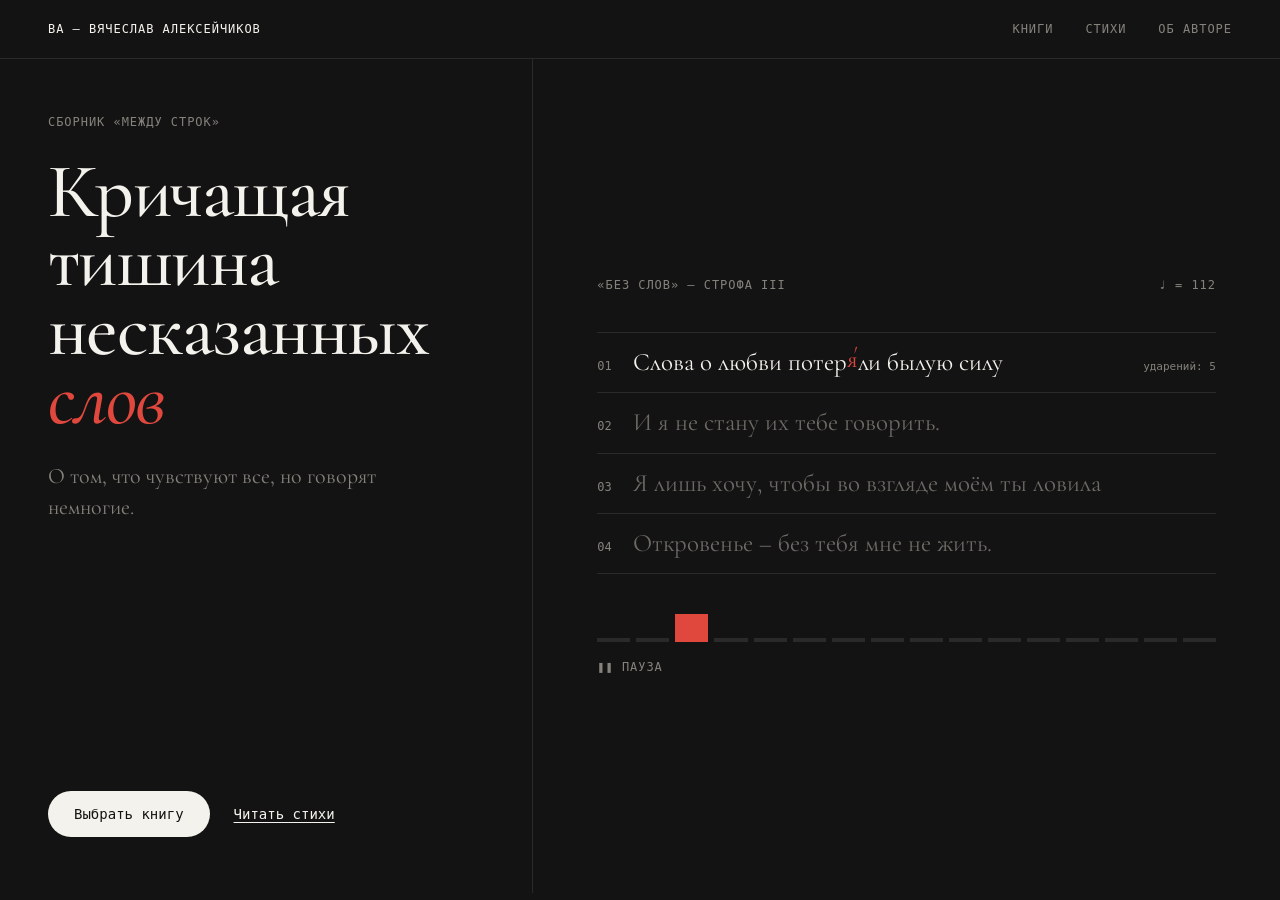
<file: drafts/2026-10-20/b.html>
<!doctype html>
<html lang="ru">
<head>
<meta charset="utf-8">
<meta name="viewport" content="width=device-width, initial-scale=1">
<meta name="robots" content="noindex">
<title>Вариант B — Ритм</title>
<link rel="preconnect" href="https://fonts.googleapis.com">
<link rel="preconnect" href="https://fonts.gstatic.com" crossorigin>
<link href="https://fonts.googleapis.com/css2?family=Cormorant+Garamond:ital,wght@0,500;1,500&family=PT+Mono&display=swap" rel="stylesheet">
<style>
  /* Референс: Maria Vasilyeva Portfolio (Awwwards SOTD 09.10.2026): музыка и ритм в типографике, заметки-аннотации. */
  :root { --bg: #131313; --ink: #f4f2ec; --muted: #85827c; --line: #2a2a2a; --accent: #e0483e; }
  * { box-sizing: border-box; margin: 0; padding: 0; }
  body { background: var(--bg); color: var(--ink); font-family: "Cormorant Garamond", serif; -webkit-font-smoothing: antialiased; }
  a { color: inherit; text-decoration: none; }
  .mono { font-family: "PT Mono", monospace; font-size: 12px; letter-spacing: .08em; text-transform: uppercase; color: var(--muted); }
  .head { display: flex; justify-content: space-between; align-items: center; padding: 22px 48px; border-bottom: 1px solid var(--line); }
  .head .logo { color: var(--ink); }
  .nav { display: flex; gap: 32px; }
  .nav a:hover { color: var(--ink); }

  .hero { display: grid; grid-template-columns: 5fr 7fr; min-height: calc(100vh - 66px); }
  .left { display: flex; flex-direction: column; justify-content: space-between; padding: 56px 48px; border-right: 1px solid var(--line); }
  h1 { font-weight: 500; font-size: clamp(56px, 6vw, 100px); line-height: .9; letter-spacing: -.02em; }
  h1 i { color: var(--accent); }
  .lead { max-width: 360px; margin-top: 28px; font-size: 22px; line-height: 1.4; color: var(--muted); }
  .actions { display: flex; gap: 24px; align-items: center; }
  .btn { padding: 15px 26px; border-radius: 999px; background: var(--ink); color: var(--bg); font-family: "PT Mono", monospace; font-size: 14px; transition: background .25s, color .25s; }
  .btn:hover { background: var(--accent); color: var(--ink); }
  .link { font-family: "PT Mono", monospace; font-size: 14px; text-decoration: underline; text-underline-offset: 3px; }

  .right { position: relative; display: flex; flex-direction: column; justify-content: center; padding: 56px 64px; }
  .meta { display: flex; justify-content: space-between; margin-bottom: 40px; }
  .poem { counter-reset: n; }
  .line {
    position: relative; display: grid; grid-template-columns: 36px 1fr 110px; align-items: baseline;
    padding: 14px 0; border-top: 1px solid var(--line);
    font-size: clamp(22px, 1.95vw, 32px); line-height: 1.25;
    transition: color .3s;
  }
  .line:last-child { border-bottom: 1px solid var(--line); }
  .line::before { counter-increment: n; content: counter(n, decimal-leading-zero); font-family: "PT Mono", monospace; font-size: 12px; color: var(--muted); }
  .note { font-family: "PT Mono", monospace; font-size: 11px; color: var(--muted); text-align: right; opacity: 0; transform: translateX(-8px); transition: opacity .3s, transform .3s; }
  .line:hover .note, .line.is-current .note { opacity: 1; transform: none; }
  .line.is-current { color: var(--ink); }
  .poem.is-playing .line:not(.is-current) { color: #6d6a65; }

  /* Ударный слог: на долю такта загорается и получает знак ударения */
  .s { position: relative; display: inline-block; transition: color .15s, transform .15s; }
  .s::after { content: "́"; position: absolute; left: 50%; top: -.1em; transform: translateX(-50%); opacity: 0; transition: opacity .15s; }
  .s.on { color: var(--accent); transform: translateY(-3px); }
  .s.on::after { opacity: 1; }

  .beat { display: flex; gap: 6px; margin-top: 40px; align-items: flex-end; height: 28px; }
  .beat i { flex: 1; height: 4px; background: var(--line); transition: height .15s, background .15s; }
  .beat i.on { height: 28px; background: var(--accent); }
  .toggle { margin-top: 18px; align-self: flex-start; cursor: pointer; background: none; border: 0; }
  .toggle:hover { color: var(--ink); }
</style>
</head>
<body>
  <header class="head">
    <a class="mono logo" href="../../">ВА — Вячеслав Алексейчиков</a>
    <nav class="nav mono"><a href="#">Книги</a><a href="#">Стихи</a><a href="#">Об авторе</a></nav>
  </header>

  <section class="hero">
    <div class="left">
      <div>
        <p class="mono">Сборник «Между строк»</p>
        <h1 style="margin-top:28px">Кричащая тишина несказанных <i>слов</i></h1>
        <p class="lead">О том, что чувствуют все, но говорят немногие.</p>
      </div>
      <div class="actions"><a class="btn" href="#">Выбрать книгу</a><a class="link" href="#">Читать стихи</a></div>
    </div>

    <div class="right">
      <div class="meta mono"><span>«Без слов» — строфа III</span><span id="tempo">♩ = 112</span></div>
      <div class="poem" id="poem"></div>
      <div class="beat" id="beat" aria-hidden="true"></div>
      <button class="toggle mono" id="toggle">❚❚ пауза</button>
    </div>
  </section>

<script>
// «+» стоит перед ударной гласной. Метроном проходит по ударениям строфы — стих звучит как музыка.
const lines = [
  "Слов+а о любв+и потер+яли б+ылую с+илу",
  "И +я не ст+ану их теб+е говор+ить.",
  "Я л+ишь хоч+у, чт+обы во взгл+яде мо+ём ты лов+ила",
  "Откров+енье – без теб+я мне не ж+ить."
];
const BPM = 112;
const poem = document.getElementById("poem");
const beat = document.getElementById("beat");
const toggle = document.getElementById("toggle");
const reduce = matchMedia("(prefers-reduced-motion: reduce)").matches;

const stresses = [];
lines.forEach((src, li) => {
  const row = document.createElement("div");
  row.className = "line";
  const text = document.createElement("span");
  const parts = src.split("+");
  text.append(parts[0]);
  for (let i = 1; i < parts.length; i++) {
    const s = document.createElement("span");
    s.className = "s";
    s.textContent = parts[i][0];
    s.dataset.line = li;
    text.append(s, parts[i].slice(1));
    stresses.push(s);
  }
  const note = document.createElement("span");
  note.className = "note";
  note.textContent = `ударений: ${parts.length - 1}`;
  row.append(text, note);
  poem.append(row);
});
const rows = [...poem.children];
for (let i = 0; i < 16; i++) beat.append(document.createElement("i"));
const bars = [...beat.children];

let step = 0, timer = null;
function tick() {
  stresses.forEach((s) => s.classList.remove("on"));
  const s = stresses[step % stresses.length];
  s.classList.add("on");
  rows.forEach((r, i) => r.classList.toggle("is-current", i === +s.dataset.line));
  bars.forEach((b, i) => b.classList.toggle("on", i === step % bars.length));
  step++;
  // в конце строки — пауза в одну долю, как вдох
  const lastInLine = stresses[step % stresses.length]?.dataset.line !== s.dataset.line;
  timer = setTimeout(tick, (60000 / BPM) * (lastInLine ? 2 : 1));
}
function play() { poem.classList.add("is-playing"); toggle.textContent = "❚❚ пауза"; tick(); }
function stop() { clearTimeout(timer); timer = null; poem.classList.remove("is-playing"); toggle.textContent = "▶ ритм"; }
toggle.addEventListener("click", () => (timer ? stop() : play()));
document.getElementById("tempo").textContent = `♩ = ${BPM}`;
reduce ? stop() : play();
</script>
</body>
</html>
</file>
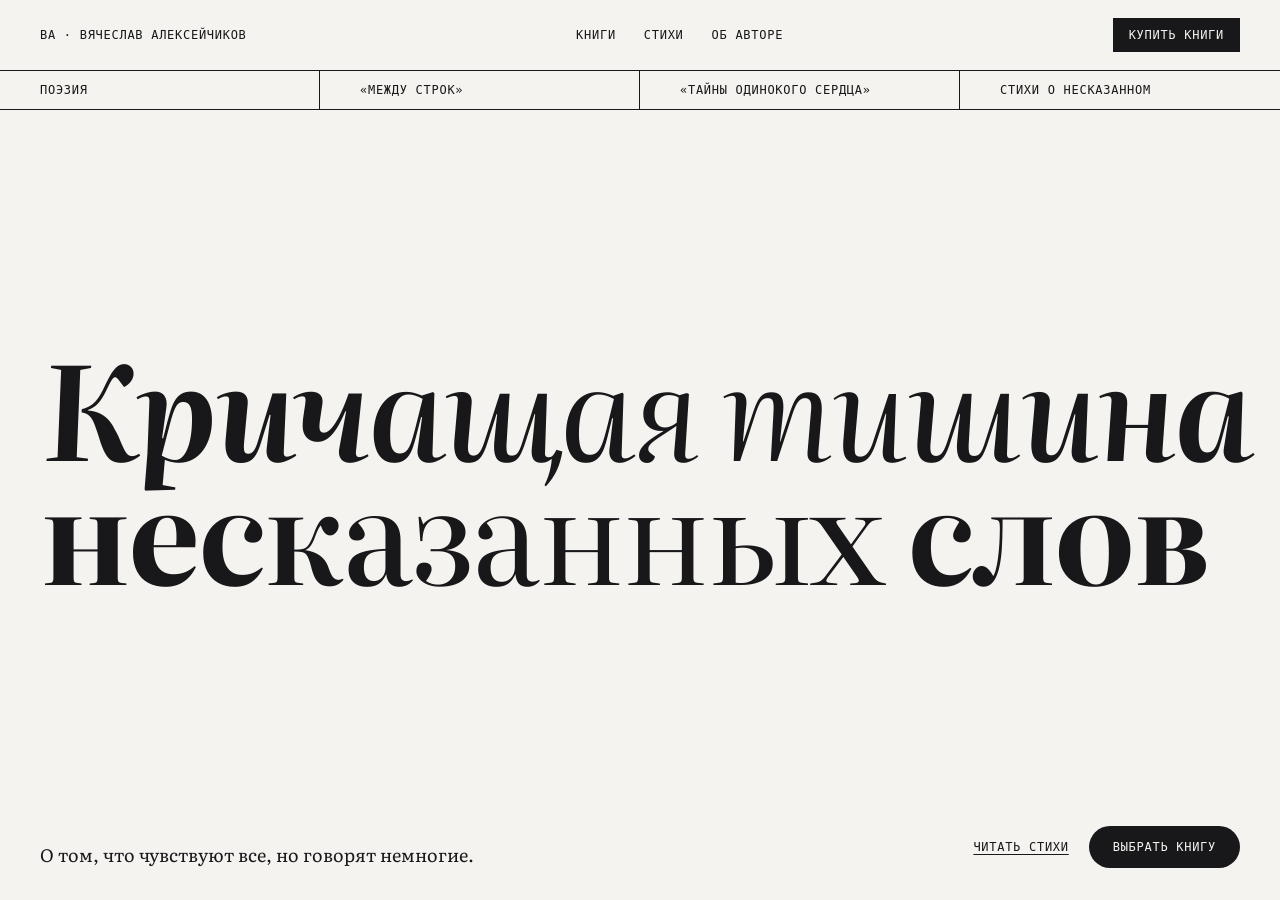
<file: drafts/2026-10-20/c.html>
<!doctype html>
<html lang="ru">
<head>
<meta charset="utf-8">
<meta name="viewport" content="width=device-width, initial-scale=1">
<meta name="robots" content="noindex">
<title>Вариант C — Тишина и крик</title>
<link rel="preconnect" href="https://fonts.googleapis.com">
<link rel="preconnect" href="https://fonts.gstatic.com" crossorigin>
<link href="https://fonts.googleapis.com/css2?family=Literata:ital,opsz,wght@0,7..72,200..900;1,7..72,200..900&family=PT+Mono&display=swap" rel="stylesheet">
<style>
  /* Референс: Kern Society (One Page Love, 13.10.2026): буквы «с пульсом», моно-подписи, бегущая строка, живые контролы. */
  :root { --bg: #f4f3ef; --ink: #18171a; --muted: #6b6862; --line: #18171a; --accent: #b3261e; }
  * { box-sizing: border-box; margin: 0; padding: 0; }
  html, body { overflow-x: hidden; }
  body { background: var(--bg); color: var(--ink); font-family: "Literata", serif; -webkit-font-smoothing: antialiased; }
  a { color: inherit; text-decoration: none; }
  .sr-only { position: absolute; width: 1px; height: 1px; overflow: hidden; clip: rect(0 0 0 0); }
  .mono { font-family: "PT Mono", monospace; font-size: 12px; letter-spacing: .06em; text-transform: uppercase; }

  .head { display: flex; justify-content: space-between; align-items: center; padding: 18px 40px; border-bottom: 1px solid var(--line); }
  .head nav { display: flex; gap: 28px; }
  .head nav a:hover { color: var(--accent); }
  .buy { padding: 10px 16px; background: var(--ink); color: var(--bg); }
  .buy:hover { background: var(--accent); }

  .row { display: grid; grid-template-columns: repeat(4, 1fr); border-bottom: 1px solid var(--line); }
  .row > * { padding: 12px 40px; border-right: 1px solid var(--line); }
  .row > *:last-child { border-right: 0; }

  body { display: flex; flex-direction: column; min-height: 100vh; }
  .stage { flex: 1; display: flex; flex-direction: column; justify-content: center; padding: 24px 40px 8px; user-select: none; }
  .word {
    display: block; white-space: pre;
    font-size: 10.2vw; line-height: .95; letter-spacing: -.02em;
    font-variation-settings: "opsz" 72;
  }
  .word:nth-child(2) { text-align: right; font-style: italic; }
  .word span { display: inline-block; transition: font-weight .25s ease-out, color .25s; }
  .word span.hot { color: var(--accent); }

  .controls { display: flex; justify-content: space-between; align-items: flex-end; gap: 40px; padding: 20px 40px 32px; }
  .lead { font-size: 18px; line-height: 1.5; }
  .actions { display: flex; justify-content: flex-end; gap: 20px; align-items: center; }
  .btn { padding: 14px 24px; border-radius: 999px; background: var(--ink); color: var(--bg); }
  .btn:hover { background: var(--accent); }
  .link { text-decoration: underline; text-underline-offset: 3px; }

  @media (prefers-reduced-motion: reduce) { .word span { transition: none; } }
</style>
</head>
<body>
  <header class="head mono">
    <a href="../../">ВА · Вячеслав Алексейчиков</a>
    <nav><a href="#">Книги</a><a href="#">Стихи</a><a href="#">Об авторе</a></nav>
    <a class="buy" href="#">Купить книги</a>
  </header>
  <div class="row mono">
    <span>Поэзия</span><span>«Между строк»</span><span>«Тайны одинокого сердца»</span><span>Стихи о несказанном</span>
  </div>

  <section class="stage" id="stage" aria-label="Главный экран">
    <h1 class="sr-only">Кричащая тишина несказанных слов</h1>
    <span class="word" data-text="Кричащая тишина" aria-hidden="true"></span>
    <span class="word" data-text="несказанных слов" aria-hidden="true"></span>
  </section>

  <div class="controls">
    <p class="lead">О том, что чувствуют все, но говорят немногие.</p>
    <div class="actions mono"><a class="link" href="#">Читать стихи</a><a class="btn" href="#">Выбрать книгу</a></div>
  </div>

<script>
// Буквы «дышат»: чем ближе курсор, тем жирнее и ярче буква — тишина становится криком.
const stage = document.getElementById("stage");
// Базовая насыщенность: 30% шкалы 200…900 (= 410) и ещё на 10% тоньше ≈ 369 (фиксирована)
const BASE = Math.round((200 + 0.3 * (900 - 200)) * 0.9);
const reduce = matchMedia("(prefers-reduced-motion: reduce)").matches;

const letters = [];
document.querySelectorAll(".word").forEach((w) => {
  [...w.dataset.text].forEach((ch) => {
    const s = document.createElement("span");
    s.textContent = ch;
    w.append(s);
    letters.push(s);
  });
});

let mouse = null, t = 0;
// Активная зона по вертикали: от середины между верхом сцены и текстом до середины между текстом и низом сцены
const words = document.querySelectorAll(".word");
stage.addEventListener("pointermove", (e) => {
  const st = stage.getBoundingClientRect();
  const top = (st.top + words[0].getBoundingClientRect().top) / 2;
  const bottom = (words[words.length - 1].getBoundingClientRect().bottom + st.bottom) / 2;
  mouse = e.clientY >= top && e.clientY <= bottom ? { x: e.clientX, y: e.clientY } : null;
});
stage.addEventListener("pointerleave", () => (mouse = null));

function frame() {
  const base = BASE;
  t += 0.03;
  letters.forEach((s, i) => {
    let k; // 0…1 — насколько «кричит» буква
    if (mouse) {
      const b = s.getBoundingClientRect();
      const d = Math.hypot(b.left + b.width / 2 - mouse.x, b.top + b.height / 2 - mouse.y);
      k = Math.max(0, 1 - d / 320);
    } else {
      k = (Math.sin(t - i * 0.45) + 1) / 2 * 0.6; // без курсора по словам идёт тихая волна
    }
    const w = Math.round(base + (900 - base) * k);
    s.style.fontWeight = w;
    s.classList.toggle("hot", k > 0.75);
  });
  if (!reduce) requestAnimationFrame(frame);
}
frame();
</script>
</body>
</html>
</file>
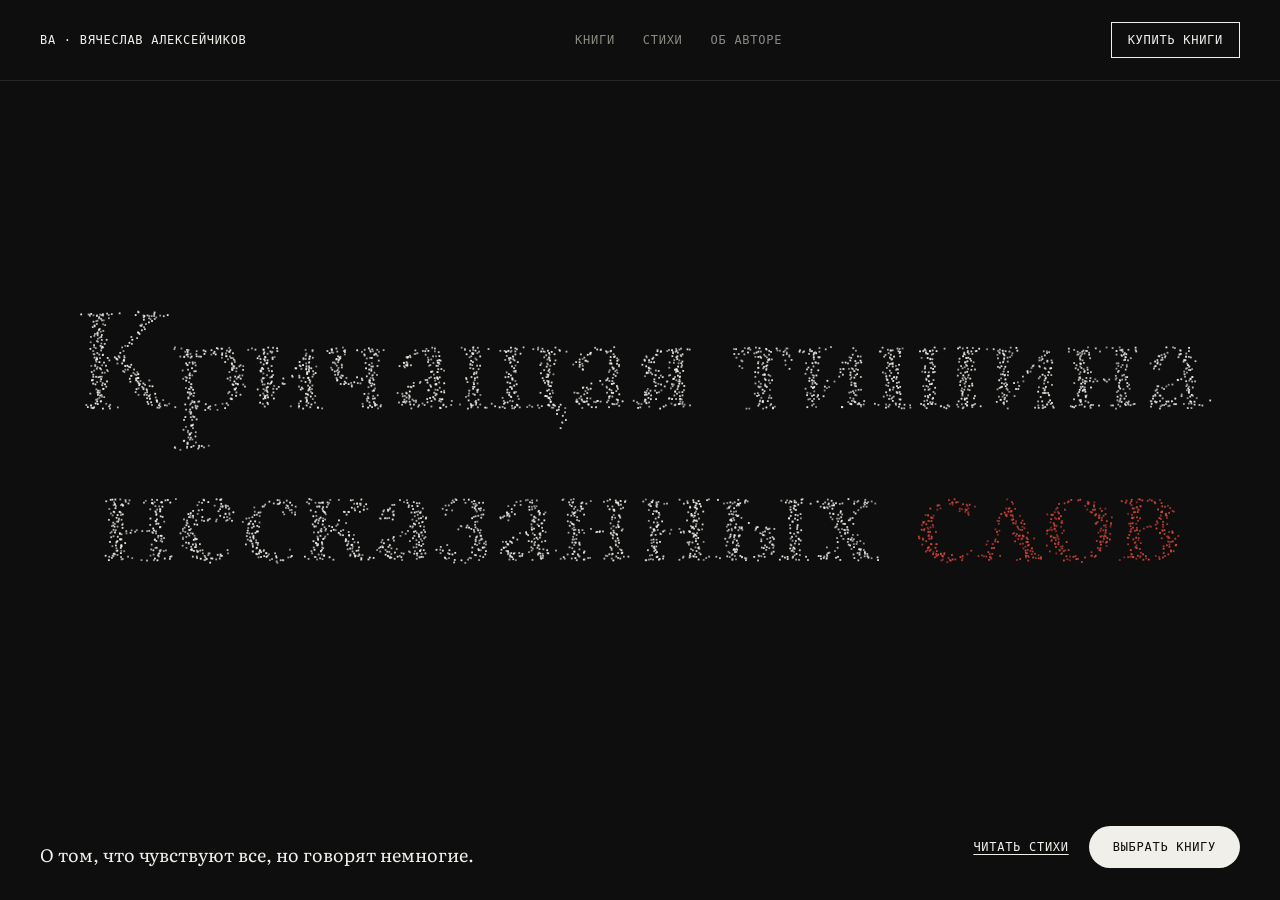
<file: drafts/2026-10-23/a.html>
<!doctype html>
<html lang="ru">
<head>
<meta charset="utf-8">
<meta name="viewport" content="width=device-width, initial-scale=1">
<meta name="robots" content="noindex">
<title>Вариант A — Слова из пыли</title>
<link rel="preconnect" href="https://fonts.googleapis.com">
<link rel="preconnect" href="https://fonts.gstatic.com" crossorigin>
<link href="https://fonts.googleapis.com/css2?family=Cormorant+Garamond:wght@500&family=Literata:opsz,wght@7..72,400&family=PT+Mono&display=swap" rel="stylesheet">
<style>
  /* Референс: Emotion Agency (Awwwards SOTD 22.10.2026): тёмная тема, WebGL-частицы, реакция на мышь. */
  :root { --bg: #0e0e0f; --ink: #f1efe9; --muted: #8b8882; --line: #262628; --accent: #d8473d; }
  * { box-sizing: border-box; margin: 0; padding: 0; }
  html, body { height: 100%; }
  body { background: var(--bg); color: var(--ink); font-family: "Literata", serif; -webkit-font-smoothing: antialiased; display: flex; flex-direction: column; min-height: 100vh; }
  a { color: inherit; text-decoration: none; }
  .mono { font-family: "PT Mono", monospace; font-size: 12px; letter-spacing: .06em; text-transform: uppercase; }
  .sr-only { position: absolute; width: 1px; height: 1px; overflow: hidden; clip: rect(0 0 0 0); }
  .head { display: flex; justify-content: space-between; align-items: center; padding: 22px 40px; border-bottom: 1px solid var(--line); }
  .head nav { display: flex; gap: 28px; color: var(--muted); }
  .head nav a:hover { color: var(--ink); }
  .buy { padding: 10px 16px; border: 1px solid var(--ink); }
  .buy:hover { background: var(--ink); color: var(--bg); }

  .stage { position: relative; flex: 1; cursor: crosshair; }
  canvas { position: absolute; inset: 0; width: 100%; height: 100%; }

  .bottom { display: flex; justify-content: space-between; align-items: flex-end; padding: 20px 40px 32px; }
  .lead { font-size: 18px; line-height: 1.5; }
  .actions { display: flex; gap: 20px; align-items: center; }
  .btn { padding: 14px 24px; border-radius: 999px; background: var(--ink); color: var(--bg); }
  .btn:hover { background: var(--accent); color: var(--ink); }
  .link { text-decoration: underline; text-underline-offset: 3px; }
</style>
</head>
<body>
  <header class="head mono">
    <a href="../../">ВА · Вячеслав Алексейчиков</a>
    <nav><a href="#">Книги</a><a href="#">Стихи</a><a href="#">Об авторе</a></nav>
    <a class="buy" href="#">Купить книги</a>
  </header>

  <section class="stage" id="stage">
    <h1 class="sr-only">Кричащая тишина несказанных слов</h1>
    <canvas id="dust" aria-hidden="true"></canvas>
  </section>

  <div class="bottom">
    <p class="lead">О том, что чувствуют все, но говорят немногие.</p>
    <div class="actions mono"><a class="link" href="#">Читать стихи</a><a class="btn" href="#">Выбрать книгу</a></div>
  </div>

<script>
// Заголовок собран из тысяч пылинок: при загрузке они слетаются в слова, курсор их разметает — и они возвращаются.
const stage = document.getElementById("stage");
const cv = document.getElementById("dust");
const ctx = cv.getContext("2d");
const reduce = matchMedia("(prefers-reduced-motion: reduce)").matches;
const STEP = 3;      // плотность: одна пылинка на 3×3 px
const RADIUS = 110;  // радиус «ветра» от курсора
let W, H, dpr, dots = [], mouse = null;

function build() {
  dpr = devicePixelRatio || 1;
  W = stage.clientWidth; H = stage.clientHeight;
  cv.width = W * dpr; cv.height = H * dpr;
  ctx.setTransform(dpr, 0, 0, dpr, 0, 0);

  // Рисуем заголовок во временный холст и берём точки из пикселей
  const off = document.createElement("canvas");
  off.width = W; off.height = H;
  const o = off.getContext("2d");
  const size = Math.min(W / 8.4, H / 2.6);
  o.font = `500 ${size}px "Cormorant Garamond"`;
  o.textBaseline = "middle";
  o.textAlign = "center";
  o.fillStyle = "#fff";
  o.fillText("Кричащая тишина", W / 2, H / 2 - size * .5);
  const l2 = "несказанных ", l3 = "слов";
  const w2 = o.measureText(l2).width, w3 = o.measureText(l3).width;
  const x0 = W / 2 - (w2 + w3) / 2;
  o.textAlign = "left";
  o.fillText(l2, x0, H / 2 + size * .5);
  o.fillStyle = "#f00";
  o.fillText(l3, x0 + w2, H / 2 + size * .5);

  const data = o.getImageData(0, 0, W, H).data;
  const old = dots;
  dots = [];
  for (let y = 0; y < H; y += STEP) {
    for (let x = 0; x < W; x += STEP) {
      const i = (y * W + x) * 4;
      if (data[i + 3] > 128) {
        const red = data[i + 1] < 80;
        const p = old.length ? old[dots.length % old.length] : null;
        dots.push({
          ox: x, oy: y,
          x: p ? p.x : Math.random() * W, y: p ? p.y : Math.random() * H,
          vx: 0, vy: 0, red,
          a: .55 + Math.random() * .45
        });
      }
    }
  }
  if (reduce) dots.forEach((d) => { d.x = d.ox; d.y = d.oy; });
}

function frame() {
  ctx.clearRect(0, 0, W, H);
  for (const d of dots) {
    if (mouse) {
      const dx = d.x - mouse.x, dy = d.y - mouse.y, dist = Math.hypot(dx, dy);
      if (dist < RADIUS && dist > 0.1) {
        const f = (1 - dist / RADIUS) * 6;
        d.vx += (dx / dist) * f; d.vy += (dy / dist) * f;
      }
    }
    d.vx += (d.ox - d.x) * 0.045; d.vy += (d.oy - d.y) * 0.045; // пружина домой
    d.vx *= 0.86; d.vy *= 0.86;
    d.x += d.vx; d.y += d.vy;
    ctx.globalAlpha = d.a;
    ctx.fillStyle = d.red ? "#d8473d" : "#f1efe9";
    ctx.fillRect(d.x, d.y, 1.8, 1.8);
  }
  ctx.globalAlpha = 1;
  if (!reduce) requestAnimationFrame(frame);
}

stage.addEventListener("pointermove", (e) => { const b = stage.getBoundingClientRect(); mouse = { x: e.clientX - b.left, y: e.clientY - b.top }; });
stage.addEventListener("pointerleave", () => (mouse = null));
addEventListener("resize", () => { build(); if (reduce) frame(); });

document.fonts.load('500 100px "Cormorant Garamond"').then(() => { build(); frame(); });
</script>
</body>
</html>
</file>
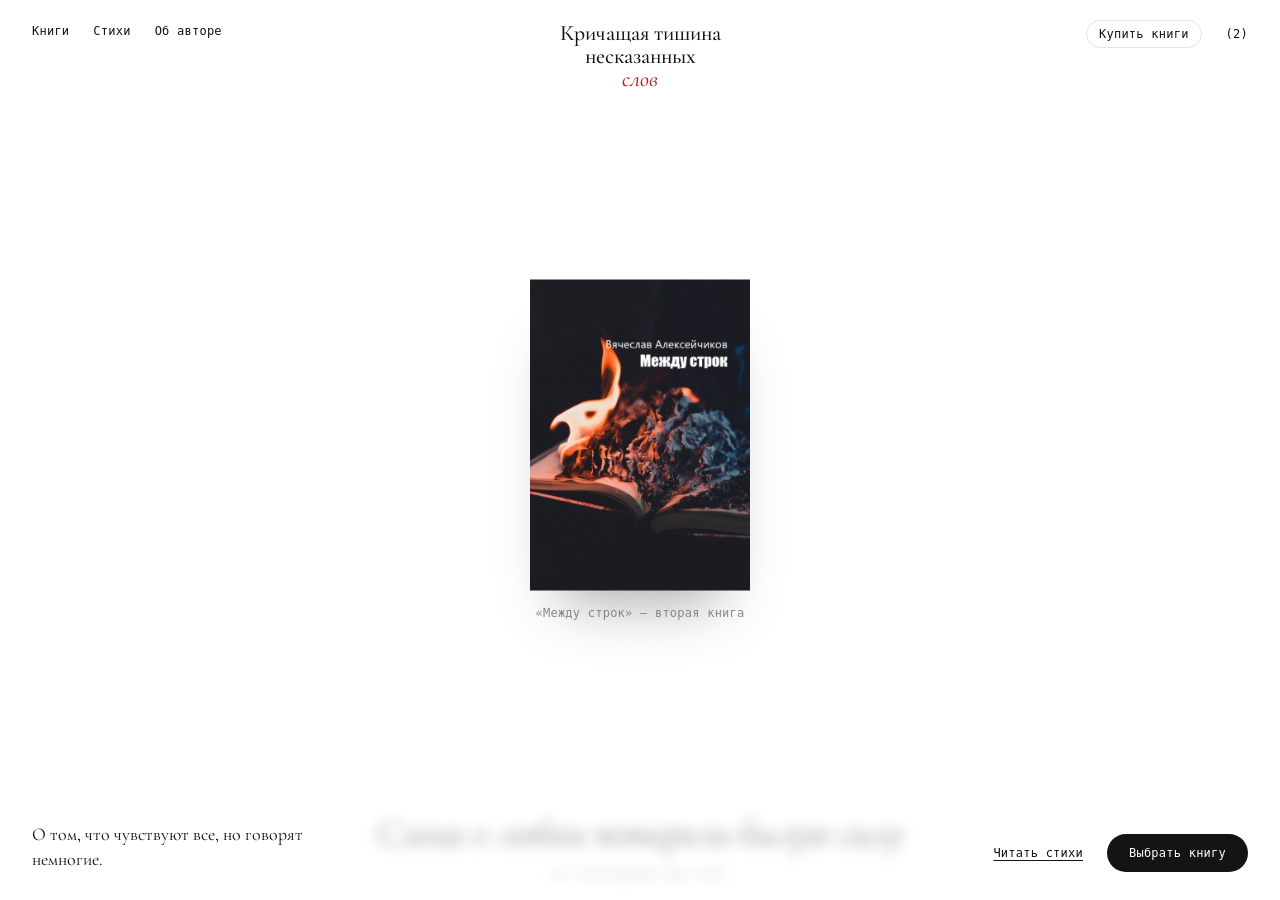
<file: drafts/2026-10-23/b.html>
<!doctype html>
<html lang="ru">
<head>
<meta charset="utf-8">
<meta name="viewport" content="width=device-width, initial-scale=1">
<meta name="robots" content="noindex">
<title>Вариант B — Предметы тишины</title>
<link rel="preconnect" href="https://fonts.googleapis.com">
<link rel="preconnect" href="https://fonts.gstatic.com" crossorigin>
<link href="https://fonts.googleapis.com/css2?family=Cormorant+Garamond:ital,wght@0,500;1,500&family=PT+Mono&display=swap" rel="stylesheet">
<style>
  /* Референс: David McGillivray (Siteinspire, 16.10.2026): белое поле, маленький центрированный заголовок,
     предметы по одному в центральной колонке — следующий всплывает из размытия, подписи по углам. */
  :root { --bg: #ffffff; --ink: #141414; --muted: #8a8780; --accent: #b3261e; }
  * { box-sizing: border-box; margin: 0; padding: 0; }
  body { background: var(--bg); color: var(--ink); font-family: "Cormorant Garamond", serif; -webkit-font-smoothing: antialiased; overflow: hidden; }
  a { color: inherit; text-decoration: none; }
  .mono { font-family: "PT Mono", monospace; font-size: 12px; letter-spacing: .02em; }

  .corner { position: fixed; z-index: 2; display: flex; gap: 24px; align-items: center; }
  .tl { top: 24px; left: 32px; } .tr { top: 20px; right: 32px; }
  .bl { bottom: 28px; left: 32px; } .br { bottom: 28px; right: 32px; }
  .tr .pill { padding: 6px 12px; border: 1px solid #e5e3dd; border-radius: 999px; }
  .tr .pill:hover, .tl a:hover { color: var(--accent); }

  h1 {
    position: fixed; z-index: 2; top: 22px; left: 50%; transform: translateX(-50%);
    font-weight: 500; font-size: 22px; line-height: 1.05; text-align: center;
  }
  h1 span { display: block; }
  h1 em { color: var(--accent); font-style: italic; }
  .lead { font-size: 18px; line-height: 1.4; max-width: 340px; }
  .btn { padding: 12px 22px; border-radius: 999px; background: var(--ink); color: var(--bg); }
  .btn:hover { background: var(--accent); }
  .link { text-decoration: underline; text-underline-offset: 3px; }

  /* Колонка предметов */
  .column { position: fixed; inset: 0; }
  .item {
    position: absolute; left: 50%; top: 50%;
    display: flex; flex-direction: column; align-items: center; gap: 16px;
    transform: translate(-50%, calc(-50% + var(--y, 60vh))) scale(var(--s, .9));
    opacity: var(--o, 0); filter: blur(var(--b, 12px));
    transition: transform 1.4s cubic-bezier(.7, 0, .2, 1), opacity 1.4s, filter 1.4s;
    text-align: center;
  }
  .item img { width: 220px; height: auto; box-shadow: 0 40px 60px -30px rgba(0,0,0,.35); }
  .item q { quotes: none; max-width: 640px; font-style: italic; font-size: 44px; line-height: 1.1; }
  .item small { color: var(--muted); }
  .item.is-current { --y: 0px; --s: 1; --o: 1; --b: 0px; }
  .item.is-next { --y: 44vh; --s: .86; --o: .55; --b: 8px; }
  .item.is-prev { --y: -44vh; --s: .86; --o: 0; --b: 10px; }
</style>
</head>
<body>
  <nav class="corner tl mono"><a href="#">Книги</a><a href="#">Стихи</a><a href="#">Об авторе</a></nav>
  <h1><span>Кричащая тишина</span><span>несказанных</span><em>слов</em></h1>
  <div class="corner tr mono"><a class="pill" href="#">Купить книги</a><span>(2)</span></div>

  <div class="column" id="column" aria-hidden="true">
    <div class="item"><img src="../../assets/books/mezhdu-strok.jpg" width="1061" height="1500" alt=""><small class="mono">«Между строк» — вторая книга</small></div>
    <div class="item"><q>Слова о любви потеряли былую силу</q><small class="mono">из стихотворения «Без слов»</small></div>
    <div class="item"><img src="../../assets/books/tajny-odinokogo-serdtsa.jpg" width="1061" height="1500" alt=""><small class="mono">«Тайны одинокого сердца» — первая книга</small></div>
    <div class="item"><q>Острой бритвой в гневе становятся слова</q><small class="mono">из стихотворения «Слова»</small></div>
    <div class="item"><q>Но призраками прошлого мы продолжим жить</q><small class="mono">из стихотворения «Призраки прошлого»</small></div>
  </div>

  <div class="corner bl"><p class="lead">О том, что чувствуют все, но говорят немногие.</p></div>
  <div class="corner br mono"><a class="link" href="#">Читать стихи</a><a class="btn" href="#">Выбрать книгу</a></div>

<script>
// Предметы идут по центральной колонке снизу вверх: следующий всплывает из размытия, прошлый растворяется.
const items = [...document.querySelectorAll(".item")];
const reduce = matchMedia("(prefers-reduced-motion: reduce)").matches;
const HOLD = 3600;
let i = 0, paused = false;

function show() {
  items.forEach((el, k) => {
    el.classList.toggle("is-current", k === i);
    el.classList.toggle("is-next", k === (i + 1) % items.length);
    el.classList.toggle("is-prev", k === (i - 1 + items.length) % items.length);
  });
}
show();
if (!reduce) {
  setInterval(() => { if (!paused) { i = (i + 1) % items.length; show(); } }, HOLD);
  document.getElementById("column").addEventListener("pointerover", (e) => (paused = !!e.target.closest(".is-current")));
  addEventListener("wheel", (e) => { i = (i + (e.deltaY > 0 ? 1 : items.length - 1)) % items.length; show(); }, { passive: true });
}
</script>
</body>
</html>
</file>
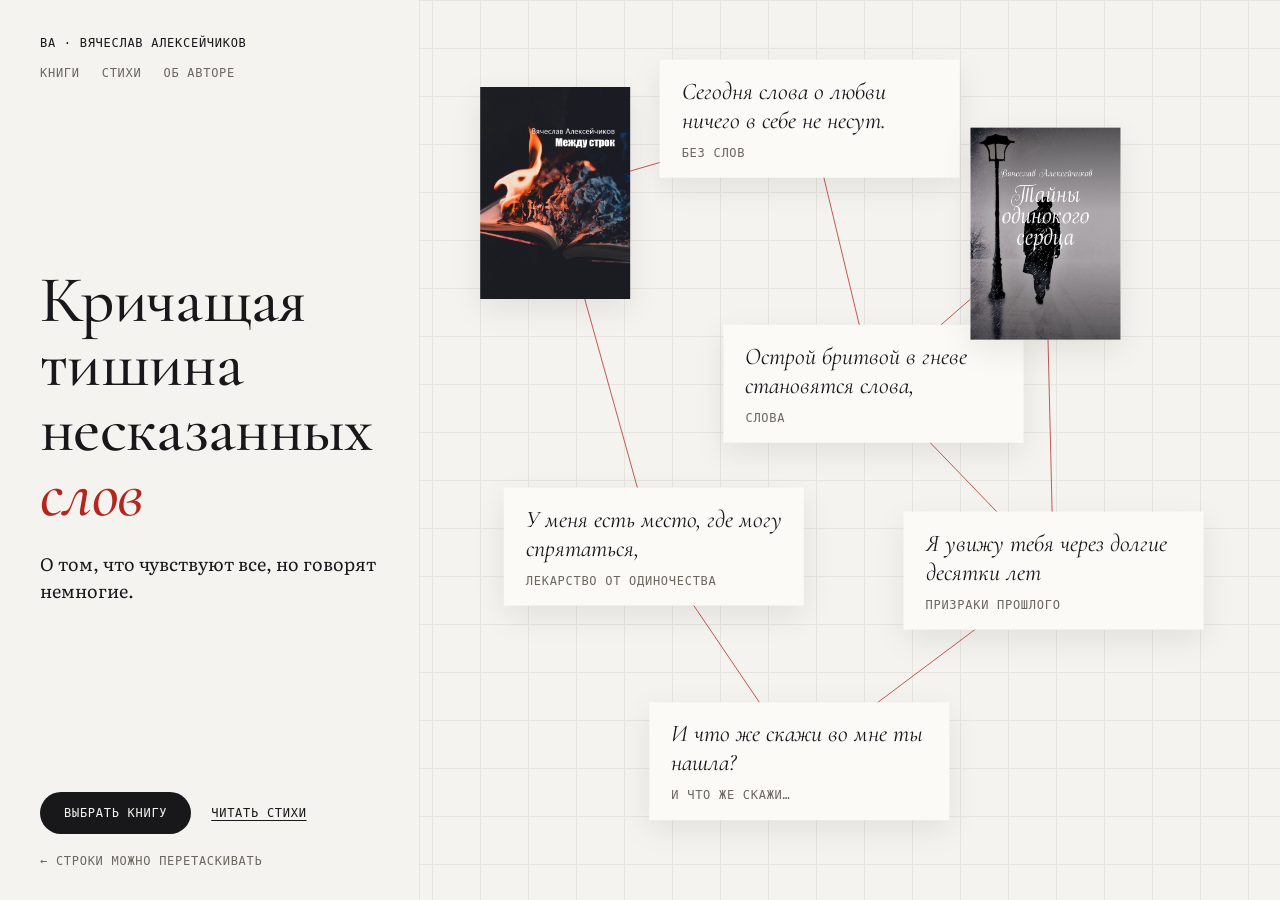
<file: drafts/2026-10-23/c.html>
<!doctype html>
<html lang="ru">
<head>
<meta charset="utf-8">
<meta name="viewport" content="width=device-width, initial-scale=1">
<meta name="robots" content="noindex">
<title>Вариант C — Созвездие строк</title>
<link rel="preconnect" href="https://fonts.googleapis.com">
<link rel="preconnect" href="https://fonts.gstatic.com" crossorigin>
<link href="https://fonts.googleapis.com/css2?family=Cormorant+Garamond:ital,wght@0,500;1,500&family=Literata:opsz,wght@7..72,400&family=PT+Mono&display=swap" rel="stylesheet">
<style>
  /* Референс: Aniket (One Page Love, 20.10.2026): узкая колонка текста, интерактивный коллаж
     на тонкой сетке, элементы связаны тонкими цветными линиями, их можно перетаскивать. */
  :root { --bg: #f4f3ef; --ink: #18171a; --muted: #6b6862; --grid: #e6e4de; --accent: #b3261e; }
  * { box-sizing: border-box; margin: 0; padding: 0; }
  body {
    background: var(--bg); color: var(--ink); font-family: "Literata", serif; -webkit-font-smoothing: antialiased;
    background-image: linear-gradient(var(--grid) 1px, transparent 1px), linear-gradient(90deg, var(--grid) 1px, transparent 1px);
    background-size: 48px 48px;
    overflow: hidden; height: 100vh;
  }
  a { color: inherit; text-decoration: none; }
  .mono { font-family: "PT Mono", monospace; font-size: 12px; letter-spacing: .06em; text-transform: uppercase; }

  .side {
    position: fixed; z-index: 3; top: 0; bottom: 0; left: 0; width: 420px;
    display: flex; flex-direction: column; justify-content: space-between;
    padding: 28px 40px 32px; background: var(--bg); border-right: 1px solid var(--grid);
  }
  .side nav { display: flex; gap: 22px; margin-top: 14px; color: var(--muted); }
  .side nav a:hover { color: var(--accent); }
  h1 { font-family: "Cormorant Garamond", serif; font-weight: 500; font-size: 66px; line-height: .98; letter-spacing: -.01em; }
  h1 em { color: var(--accent); }
  .lead { margin-top: 24px; font-size: 18px; line-height: 1.5; }
  .actions { display: flex; gap: 20px; align-items: center; }
  .btn { padding: 14px 24px; border-radius: 999px; background: var(--ink); color: var(--bg); }
  .btn:hover { background: var(--accent); }
  .link { text-decoration: underline; text-underline-offset: 3px; }
  .hint { color: var(--muted); }

  /* Доска */
  .board { position: fixed; inset: 0 0 0 420px; }
  svg { position: absolute; inset: 0; width: 100%; height: 100%; pointer-events: none; }
  svg line { stroke: var(--accent); stroke-width: 1; opacity: .75; }
  svg circle { fill: var(--accent); }
  .node {
    position: absolute; touch-action: none; cursor: grab; user-select: none;
    background: #fbfaf6; box-shadow: 0 10px 30px rgba(0,0,0,.08);
    transition: box-shadow .2s;
  }
  .node:active { cursor: grabbing; box-shadow: 0 20px 50px rgba(0,0,0,.16); }
  .node img { display: block; width: 150px; height: auto; pointer-events: none; }
  .node.text { padding: 18px 22px; max-width: 300px; }
  .node.text p { font-family: "Cormorant Garamond", serif; font-style: italic; font-size: 24px; line-height: 1.2; }
  .node.text span { display: block; margin-top: 10px; color: var(--muted); }
</style>
</head>
<body>
  <aside class="side">
    <div>
      <a class="mono" href="../../">ВА · Вячеслав Алексейчиков</a>
      <nav class="mono"><a href="#">Книги</a><a href="#">Стихи</a><a href="#">Об авторе</a></nav>
    </div>
    <div>
      <h1>Кричащая тишина несказанных <em>слов</em></h1>
      <p class="lead">О том, что чувствуют все, но говорят немногие.</p>
    </div>
    <div>
      <div class="actions mono"><a class="btn" href="#">Выбрать книгу</a><a class="link" href="#">Читать стихи</a></div>
      <p class="hint mono" style="margin-top:20px">← строки можно перетаскивать</p>
    </div>
  </aside>

  <section class="board" id="board" aria-label="Строки и книги">
    <svg id="threads" aria-hidden="true"></svg>
    <div class="node" data-x=".08" data-y=".12"><img src="../../assets/books/mezhdu-strok.jpg" width="1061" height="1500" alt="Обложка «Между строк»"></div>
    <div class="node text" data-x=".42" data-y=".08"><p>Сегодня слова о любви ничего в себе не несут.</p><span class="mono">Без слов</span></div>
    <div class="node text" data-x=".55" data-y=".42"><p>Острой бритвой в гневе становятся слова,</p><span class="mono">Слова</span></div>
    <div class="node" data-x=".78" data-y=".18"><img src="../../assets/books/tajny-odinokogo-serdtsa.jpg" width="1061" height="1500" alt="Обложка «Тайны одинокого сердца»"></div>
    <div class="node text" data-x=".14" data-y=".62"><p>У меня есть место, где могу спрятаться,</p><span class="mono">Лекарство от одиночества</span></div>
    <div class="node text" data-x=".86" data-y=".66"><p>Я увижу тебя через долгие десятки лет</p><span class="mono">Призраки прошлого</span></div>
    <div class="node text" data-x=".42" data-y=".9"><p>И что же скажи во мне ты нашла?</p><span class="mono">И что же скажи…</span></div>
  </section>

<script>
// Строки стихов и книги — точки созвездия, связанные красными нитями. Их можно таскать; в покое они медленно плывут.
const board = document.getElementById("board");
const svg = document.getElementById("threads");
const nodes = [...board.querySelectorAll(".node")];
const edges = [[0, 1], [1, 2], [2, 3], [0, 4], [4, 6], [6, 5], [5, 2], [3, 5]];
const reduce = matchMedia("(prefers-reduced-motion: reduce)").matches;
const NS = "http://www.w3.org/2000/svg";

const state = nodes.map((el, i) => ({
  el, x: 0, y: 0, phase: i * 1.7,
  fx: +el.dataset.x, fy: +el.dataset.y, dragging: false
}));
function place() {
  const W = board.clientWidth, H = board.clientHeight;
  state.forEach((s) => { s.x = s.fx * (W - s.el.offsetWidth); s.y = s.fy * (H - s.el.offsetHeight); });
}

const lines = edges.map(() => svg.appendChild(document.createElementNS(NS, "line")));
const dots = edges.flatMap(() => [0, 1].map(() => { const c = svg.appendChild(document.createElementNS(NS, "circle")); c.setAttribute("r", 2.5); return c; }));

let t = 0;
function frame() {
  t += 0.01;
  const centers = state.map((s) => {
    const dx = s.dragging || reduce ? 0 : Math.sin(t + s.phase) * 6;
    const dy = s.dragging || reduce ? 0 : Math.cos(t * .8 + s.phase) * 5;
    s.el.style.transform = `translate(${s.x + dx}px, ${s.y + dy}px)`;
    return [s.x + dx + s.el.offsetWidth / 2, s.y + dy + s.el.offsetHeight / 2];
  });
  edges.forEach(([a, b], k) => {
    const [x1, y1] = centers[a], [x2, y2] = centers[b];
    lines[k].setAttribute("x1", x1); lines[k].setAttribute("y1", y1);
    lines[k].setAttribute("x2", x2); lines[k].setAttribute("y2", y2);
    dots[k * 2].setAttribute("cx", x1); dots[k * 2].setAttribute("cy", y1);
    dots[k * 2 + 1].setAttribute("cx", x2); dots[k * 2 + 1].setAttribute("cy", y2);
  });
  requestAnimationFrame(frame);
}

state.forEach((s) => {
  s.el.style.zIndex = 1;
  s.el.addEventListener("pointerdown", (e) => {
    s.dragging = true; s.el.setPointerCapture(e.pointerId);
    s.el.style.zIndex = 2 + Math.round(performance.now() / 100);
    const sx = e.clientX - s.x, sy = e.clientY - s.y;
    const move = (ev) => { s.x = ev.clientX - sx; s.y = ev.clientY - sy; };
    const up = () => { s.dragging = false; s.el.removeEventListener("pointermove", move); };
    s.el.addEventListener("pointermove", move);
    s.el.addEventListener("pointerup", up, { once: true });
  });
});

addEventListener("load", () => { place(); frame(); });
addEventListener("resize", place);
</script>
</body>
</html>
</file>
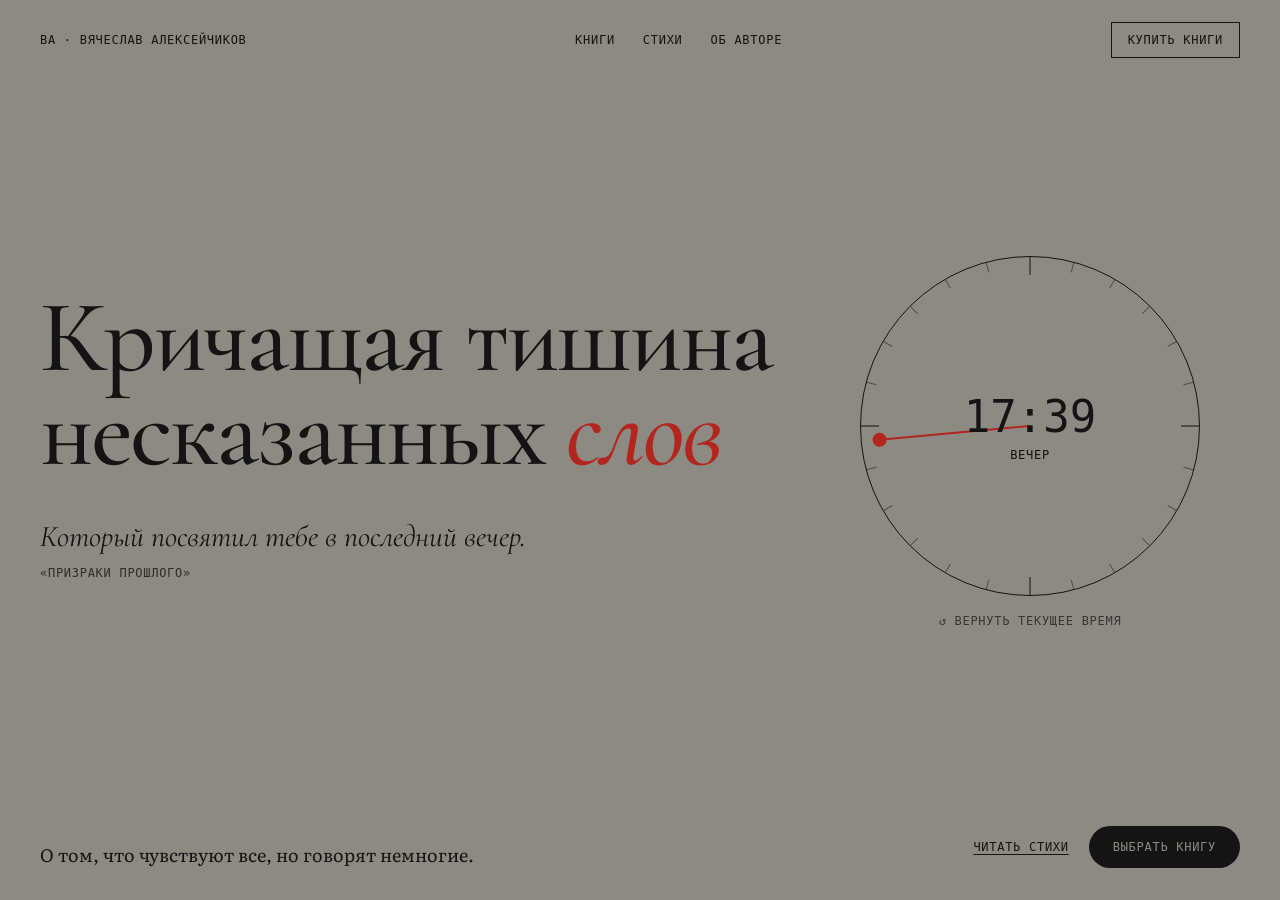
<file: drafts/2026-10-24/a.html>
<!doctype html>
<html lang="ru">
<head>
<meta charset="utf-8">
<meta name="viewport" content="width=device-width, initial-scale=1">
<meta name="robots" content="noindex">
<title>Вариант A — Время суток</title>
<link rel="preconnect" href="https://fonts.googleapis.com">
<link rel="preconnect" href="https://fonts.gstatic.com" crossorigin>
<link href="https://fonts.googleapis.com/css2?family=Cormorant+Garamond:ital,wght@0,500;1,500&family=Literata:opsz,wght@7..72,400&family=PT+Mono&display=swap" rel="stylesheet">
<style>
  /* Референс: Brandon Yasin (Awwwards SOTD 24.10.2026): палитра меняется по времени суток,
     часы можно перетащить, чтобы «путешествовать во времени»; редакционная типографика. */
  :root { --bg: #f4f3ef; --ink: #18171a; --muted: #6b6862; --accent: #b3261e; }
  * { box-sizing: border-box; margin: 0; padding: 0; }
  body {
    background: var(--bg); color: var(--ink); font-family: "Literata", serif; -webkit-font-smoothing: antialiased;
    min-height: 100vh; display: flex; flex-direction: column;
    transition: background-color 1.2s ease, color 1.2s ease;
  }
  a { color: inherit; text-decoration: none; }
  .mono { font-family: "PT Mono", monospace; font-size: 12px; letter-spacing: .06em; text-transform: uppercase; }
  .head { display: flex; justify-content: space-between; align-items: center; padding: 22px 40px; }
  .head nav { display: flex; gap: 28px; }
  .head a:hover { color: var(--accent); }
  .buy { padding: 10px 16px; border: 1px solid currentColor; }

  .stage { flex: 1; display: grid; grid-template-columns: 1fr 380px; align-items: center; gap: 64px; padding: 0 40px; }
  h1 { font-family: "Cormorant Garamond", serif; font-weight: 500; font-size: clamp(72px, 8vw, 132px); line-height: .92; letter-spacing: -.02em; }
  h1 em { color: var(--accent); }
  .quote { margin-top: 40px; max-width: 620px; min-height: 2.6em; font-family: "Cormorant Garamond", serif; font-style: italic; font-size: 30px; line-height: 1.25; transition: opacity .6s; }
  .quote small { display: block; margin-top: 10px; color: var(--muted); font-style: normal; transition: color 1.2s; }

  /* Часы */
  .clock { position: relative; width: 340px; height: 340px; border-radius: 50%; border: 1px solid currentColor; touch-action: none; cursor: grab; user-select: none; }
  .clock:active { cursor: grabbing; }
  .clock .tick { position: absolute; left: 50%; top: 0; width: 1px; height: 50%; transform-origin: 50% 100%; }
  .clock .tick::before { content: ""; display: block; width: 1px; height: 10px; background: currentColor; opacity: .5; }
  .clock .tick.major::before { height: 18px; opacity: 1; }
  .hand { position: absolute; left: 50%; top: 18px; width: 2px; height: calc(50% - 18px); margin-left: -1px; background: var(--accent); transform-origin: 50% 100%; }
  .hand::before { content: ""; position: absolute; top: -7px; left: -6px; width: 14px; height: 14px; border-radius: 50%; background: var(--accent); }
  .readout { position: absolute; inset: 0; display: grid; place-content: center; text-align: center; gap: 6px; }
  .readout b { font-family: "PT Mono", monospace; font-weight: 400; font-size: 44px; }
  .now { margin-top: 18px; text-align: center; cursor: pointer; background: none; border: 0; color: inherit; width: 340px; opacity: .7; }
  .now:hover { opacity: 1; }

  .bottom { display: flex; justify-content: space-between; align-items: flex-end; padding: 20px 40px 32px; }
  .lead { font-size: 18px; line-height: 1.5; }
  .actions { display: flex; gap: 20px; align-items: center; }
  .btn { padding: 14px 24px; border-radius: 999px; background: var(--ink); color: var(--bg); transition: background-color 1.2s, color 1.2s; }
  .btn:hover { background: var(--accent); }
  .link { text-decoration: underline; text-underline-offset: 3px; }
</style>
</head>
<body>
  <header class="head mono">
    <a href="../../">ВА · Вячеслав Алексейчиков</a>
    <nav><a href="#">Книги</a><a href="#">Стихи</a><a href="#">Об авторе</a></nav>
    <a class="buy" href="#">Купить книги</a>
  </header>

  <section class="stage">
    <div>
      <h1>Кричащая тишина несказанных <em>слов</em></h1>
      <p class="quote" id="quote"></p>
    </div>
    <div>
      <div class="clock" id="clock" role="slider" aria-label="Время суток" aria-valuemin="0" aria-valuemax="24" tabindex="0">
        <div class="hand" id="hand"></div>
        <div class="readout"><b id="time">00:00</b><span class="mono" id="period"></span></div>
      </div>
      <button class="now mono" id="now">↺ вернуть текущее время</button>
    </div>
  </section>

  <div class="bottom">
    <p class="lead">О том, что чувствуют все, но говорят немногие.</p>
    <div class="actions mono"><a class="link" href="#">Читать стихи</a><a class="btn" href="#">Выбрать книгу</a></div>
  </div>

<script>
// Экран живёт по часам читателя: утро светлое, ночь чёрная. Стрелку можно перетащить — и сменится время, цвет и строка.
const periods = [
  { from: 5,  name: "утро",  bg: "#f4f3ef", ink: "#18171a", muted: "#6b6862",
    line: "Где бежим на встречу счастью мы вдвоём,", poem: "Призраки прошлого" },
  { from: 11, name: "день",  bg: "#ffffff", ink: "#111111", muted: "#77746f",
    line: "Но ты всё равно ко мне подошла<br>И наградила улыбкой широкою.", poem: "И что же скажи во мне ты нашла?" },
  { from: 17, name: "вечер", bg: "#8d8a84", ink: "#141414", muted: "#2e2d2b",
    line: "Который посвятил тебе в последний вечер.", poem: "Призраки прошлого" },
  { from: 22, name: "ночь",  bg: "#0f0f10", ink: "#efede7", muted: "#8b8882",
    line: "Там вокруг солнца земли не вертятся,<br>Там не зажечь ночью свечу.", poem: "Лекарство от одиночества" }
];
const root = document.documentElement.style;
const clock = document.getElementById("clock");
const hand = document.getElementById("hand");
const quote = document.getElementById("quote");
let current = null;

// Деления: 24 часа
for (let h = 0; h < 24; h++) {
  const t = document.createElement("i");
  t.className = "tick" + (h % 6 === 0 ? " major" : "");
  t.style.transform = `translateX(-50%) rotate(${h * 15}deg)`;
  clock.prepend(t);
}

function periodOf(h) {
  let p = periods[periods.length - 1];
  for (const x of periods) if (h >= x.from) p = x;
  return h < periods[0].from ? periods[periods.length - 1] : p;
}
function setTime(minutes) {
  minutes = ((minutes % 1440) + 1440) % 1440;
  const h = Math.floor(minutes / 60), m = Math.floor(minutes % 60);
  hand.style.transform = `rotate(${minutes / 4}deg)`; // 24 часа = 360°
  document.getElementById("time").textContent = `${String(h).padStart(2, "0")}:${String(m).padStart(2, "0")}`;
  clock.setAttribute("aria-valuenow", h);
  const p = periodOf(h);
  if (p !== current) {
    current = p;
    root.setProperty("--bg", p.bg); root.setProperty("--ink", p.ink); root.setProperty("--muted", p.muted);
    document.getElementById("period").textContent = p.name;
    quote.style.opacity = 0;
    setTimeout(() => { quote.innerHTML = `${p.line}<small class="mono">«${p.poem}»</small>`; quote.style.opacity = 1; }, 300);
  }
}
const nowMinutes = () => { const d = new Date(); return d.getHours() * 60 + d.getMinutes(); };
setTime(nowMinutes());

// Перетаскивание стрелки
function fromPointer(e) {
  const b = clock.getBoundingClientRect();
  const a = Math.atan2(e.clientX - (b.left + b.width / 2), -(e.clientY - (b.top + b.height / 2)));
  setTime(((a * 180 / Math.PI + 360) % 360) * 4);
}
clock.addEventListener("pointerdown", (e) => { clock.setPointerCapture(e.pointerId); fromPointer(e); clock.onpointermove = fromPointer; });
clock.addEventListener("pointerup", () => (clock.onpointermove = null));
clock.addEventListener("keydown", (e) => {
  const cur = parseFloat(hand.style.transform.match(/[\d.]+/)) * 4;
  if (e.key === "ArrowRight" || e.key === "ArrowUp") setTime(cur + 60);
  if (e.key === "ArrowLeft" || e.key === "ArrowDown") setTime(cur - 60);
});
document.getElementById("now").addEventListener("click", () => setTime(nowMinutes()));
</script>
</body>
</html>
</file>
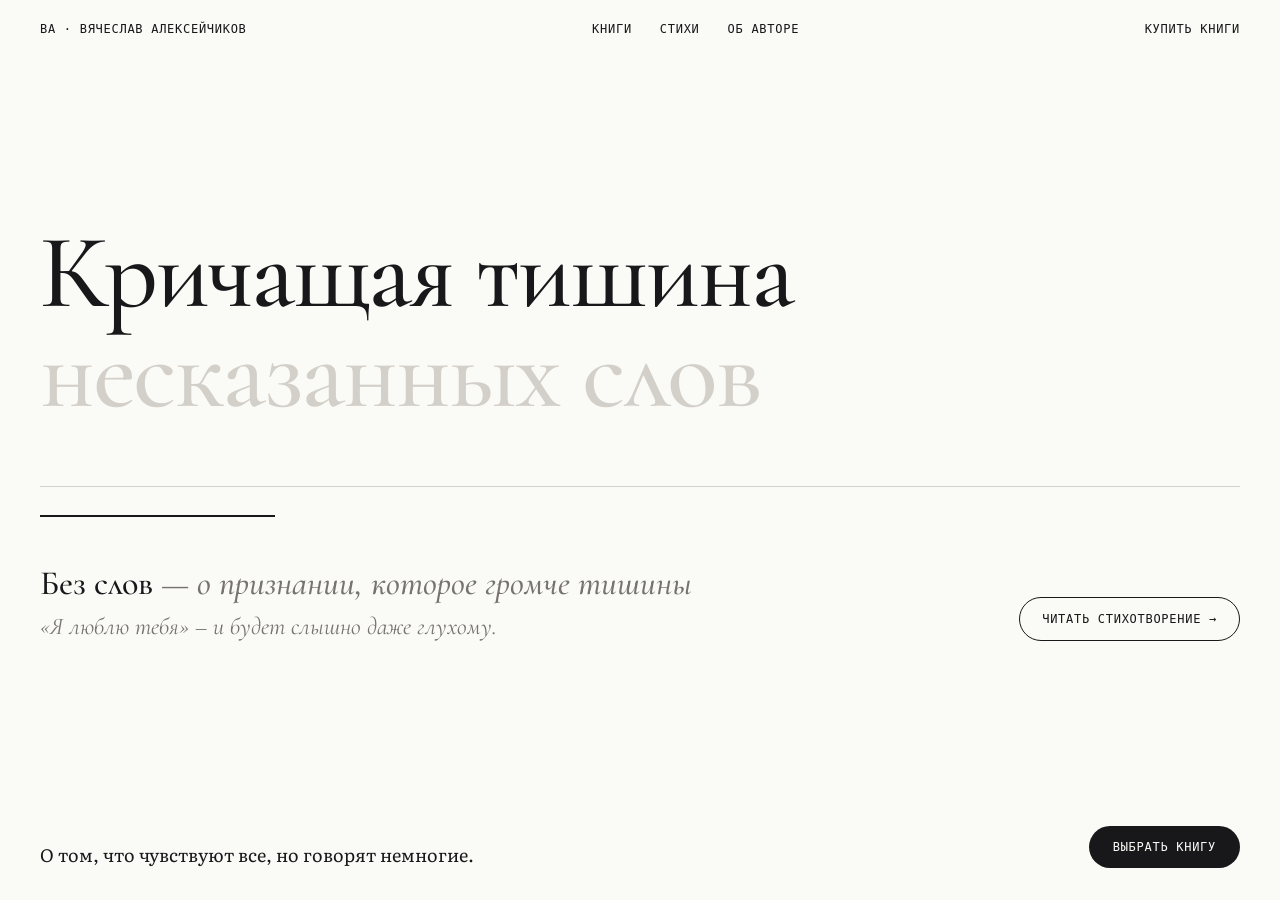
<file: drafts/2026-10-24/b.html>
<!doctype html>
<html lang="ru">
<head>
<meta charset="utf-8">
<meta name="viewport" content="width=device-width, initial-scale=1">
<meta name="robots" content="noindex">
<title>Вариант B — Истории</title>
<link rel="preconnect" href="https://fonts.googleapis.com">
<link rel="preconnect" href="https://fonts.gstatic.com" crossorigin>
<link href="https://fonts.googleapis.com/css2?family=Cormorant+Garamond:ital,wght@0,500;1,500&family=Literata:opsz,wght@7..72,400&family=PT+Mono&display=swap" rel="stylesheet">
<style>
  /* Референс: Life Stories (Siteinspire, 07.10.2026): истории сменяют друг друга с полосками прогресса,
     имя + «on …» + действие; большой абзац «прочитывается» — слова темнеют одно за другим. */
  :root { --bg: #fafaf7; --ink: #18171a; --ghost: #d3d0c9; --muted: #77746f; --accent: #b3261e; }
  * { box-sizing: border-box; margin: 0; padding: 0; }
  body { background: var(--bg); color: var(--ink); font-family: "Literata", serif; -webkit-font-smoothing: antialiased; min-height: 100vh; display: flex; flex-direction: column; }
  a { color: inherit; text-decoration: none; }
  .mono { font-family: "PT Mono", monospace; font-size: 12px; letter-spacing: .06em; text-transform: uppercase; }
  .head { display: flex; justify-content: space-between; align-items: center; padding: 22px 40px; }
  .head nav { display: flex; gap: 28px; }
  .head a:hover { color: var(--accent); }

  .stage { flex: 1; display: flex; flex-direction: column; justify-content: center; padding: 0 40px; }
  /* Заголовок «читается»: слова по очереди проявляются из бледного */
  h1 { max-width: 1200px; font-family: "Cormorant Garamond", serif; font-weight: 500; font-size: clamp(72px, 8.2vw, 136px); line-height: .95; letter-spacing: -.02em; }
  h1 span { color: var(--ghost); transition: color .7s ease; }
  h1 span.read { color: var(--ink); }
  h1 span.read.accent { color: var(--accent); }

  /* Лента историй */
  .stories { display: grid; grid-template-columns: 1fr auto; align-items: end; gap: 40px; margin-top: 64px; padding-top: 20px; border-top: 1px solid var(--ghost); }
  .bars { display: flex; gap: 6px; grid-column: 1 / -1; }
  .bars button { flex: 1; height: 2px; border: 0; background: var(--ghost); cursor: pointer; position: relative; overflow: hidden; padding: 8px 0; background-clip: content-box; }
  .bars button i { position: absolute; left: 0; top: 8px; height: 2px; width: 0; background: var(--ink); }
  .bars button.done i { width: 100%; }
  .bars button.on i { animation: fill var(--dur) linear forwards; }
  @keyframes fill { to { width: 100%; } }
  .story { transition: opacity .5s, transform .5s; }
  .story.out { opacity: 0; transform: translateY(8px); }
  .story h2 { font-family: "Cormorant Garamond", serif; font-weight: 500; font-size: 34px; }
  .story h2 i { color: var(--muted); }
  .story p { margin-top: 8px; font-family: "Cormorant Garamond", serif; font-style: italic; font-size: 24px; color: var(--muted); }
  .read-btn { padding: 14px 22px; border: 1px solid var(--ink); border-radius: 999px; white-space: nowrap; }
  .read-btn:hover { background: var(--ink); color: var(--bg); }

  .bottom { display: flex; justify-content: space-between; align-items: flex-end; padding: 20px 40px 32px; }
  .lead { font-size: 18px; line-height: 1.5; }
  .actions { display: flex; gap: 20px; align-items: center; }
  .btn { padding: 14px 24px; border-radius: 999px; background: var(--ink); color: var(--bg); }
  .btn:hover { background: var(--accent); }
</style>
</head>
<body>
  <header class="head mono">
    <a href="../../">ВА · Вячеслав Алексейчиков</a>
    <nav><a href="#">Книги</a><a href="#">Стихи</a><a href="#">Об авторе</a></nav>
    <a href="#">Купить книги</a>
  </header>

  <section class="stage">
    <h1 id="title" aria-label="Кричащая тишина несказанных слов">Кричащая тишина несказанных слов</h1>

    <div class="stories">
      <div class="bars" id="bars"></div>
      <div class="story" id="story" aria-live="polite"></div>
      <a class="read-btn mono" href="#" id="read">Читать стихотворение →</a>
    </div>
  </section>

  <div class="bottom">
    <p class="lead">О том, что чувствуют все, но говорят немногие.</p>
    <div class="actions mono"><a class="btn" href="#">Выбрать книгу</a></div>
  </div>

<script>
// 1) Заголовок «читается» по слову. 2) Под ним, как истории, сменяются стихотворения — каждое со своей полоской времени.
const reduce = matchMedia("(prefers-reduced-motion: reduce)").matches;
const title = document.getElementById("title");
const words = title.textContent.trim().split(" ");
title.innerHTML = words.map((w, i) => `<span${i === words.length - 1 ? ' class="accent"' : ""} aria-hidden="true">${w}</span>`).join(" ");
const spans = [...title.querySelectorAll("span")];
spans.forEach((s, i) => setTimeout(() => s.classList.add("read"), reduce ? 0 : 500 + i * 420));

const stories = [
  { title: "Без слов", on: "о признании, которое громче тишины", line: "«Я люблю тебя» – и будет слышно даже глухому." },
  { title: "И что же скажи во мне ты нашла?", on: "о вопросе без ответа", line: "Этот вопрос не даёт мне покоя" },
  { title: "Слова", on: "о словах, сказанных в гневе", line: "Острой бритвой в гневе становятся слова," },
  { title: "Лекарство от одиночества", on: "о месте, где можно спрятаться", line: "Нет я или ты, есть только мы." },
  { title: "Призраки прошлого", on: "о тех, кого мы больше не узнаём", line: "Но призраками прошлого мы продолжим жить" }
];
const DUR = 6000;
const bars = document.getElementById("bars");
const story = document.getElementById("story");
document.documentElement.style.setProperty("--dur", DUR + "ms");
stories.forEach((s, i) => {
  const b = document.createElement("button");
  b.setAttribute("aria-label", s.title);
  b.innerHTML = "<i></i>";
  b.addEventListener("click", () => go(i));
  bars.append(b);
});
const btns = [...bars.children];
let idx = -1, timer;

function go(i) {
  idx = i;
  clearTimeout(timer);
  btns.forEach((b, k) => { b.classList.toggle("done", k < i); b.classList.remove("on"); });
  void btns[i].offsetWidth; // перезапуск анимации полоски
  btns[i].classList.add("on");
  story.classList.add("out");
  setTimeout(() => {
    const s = stories[i];
    story.innerHTML = `<h2>${s.title} <i>— ${s.on}</i></h2><p>${s.line}</p>`;
    story.classList.remove("out");
  }, 300);
  if (!reduce) timer = setTimeout(() => go((i + 1) % stories.length), DUR);
}
go(0);
</script>
</body>
</html>
</file>
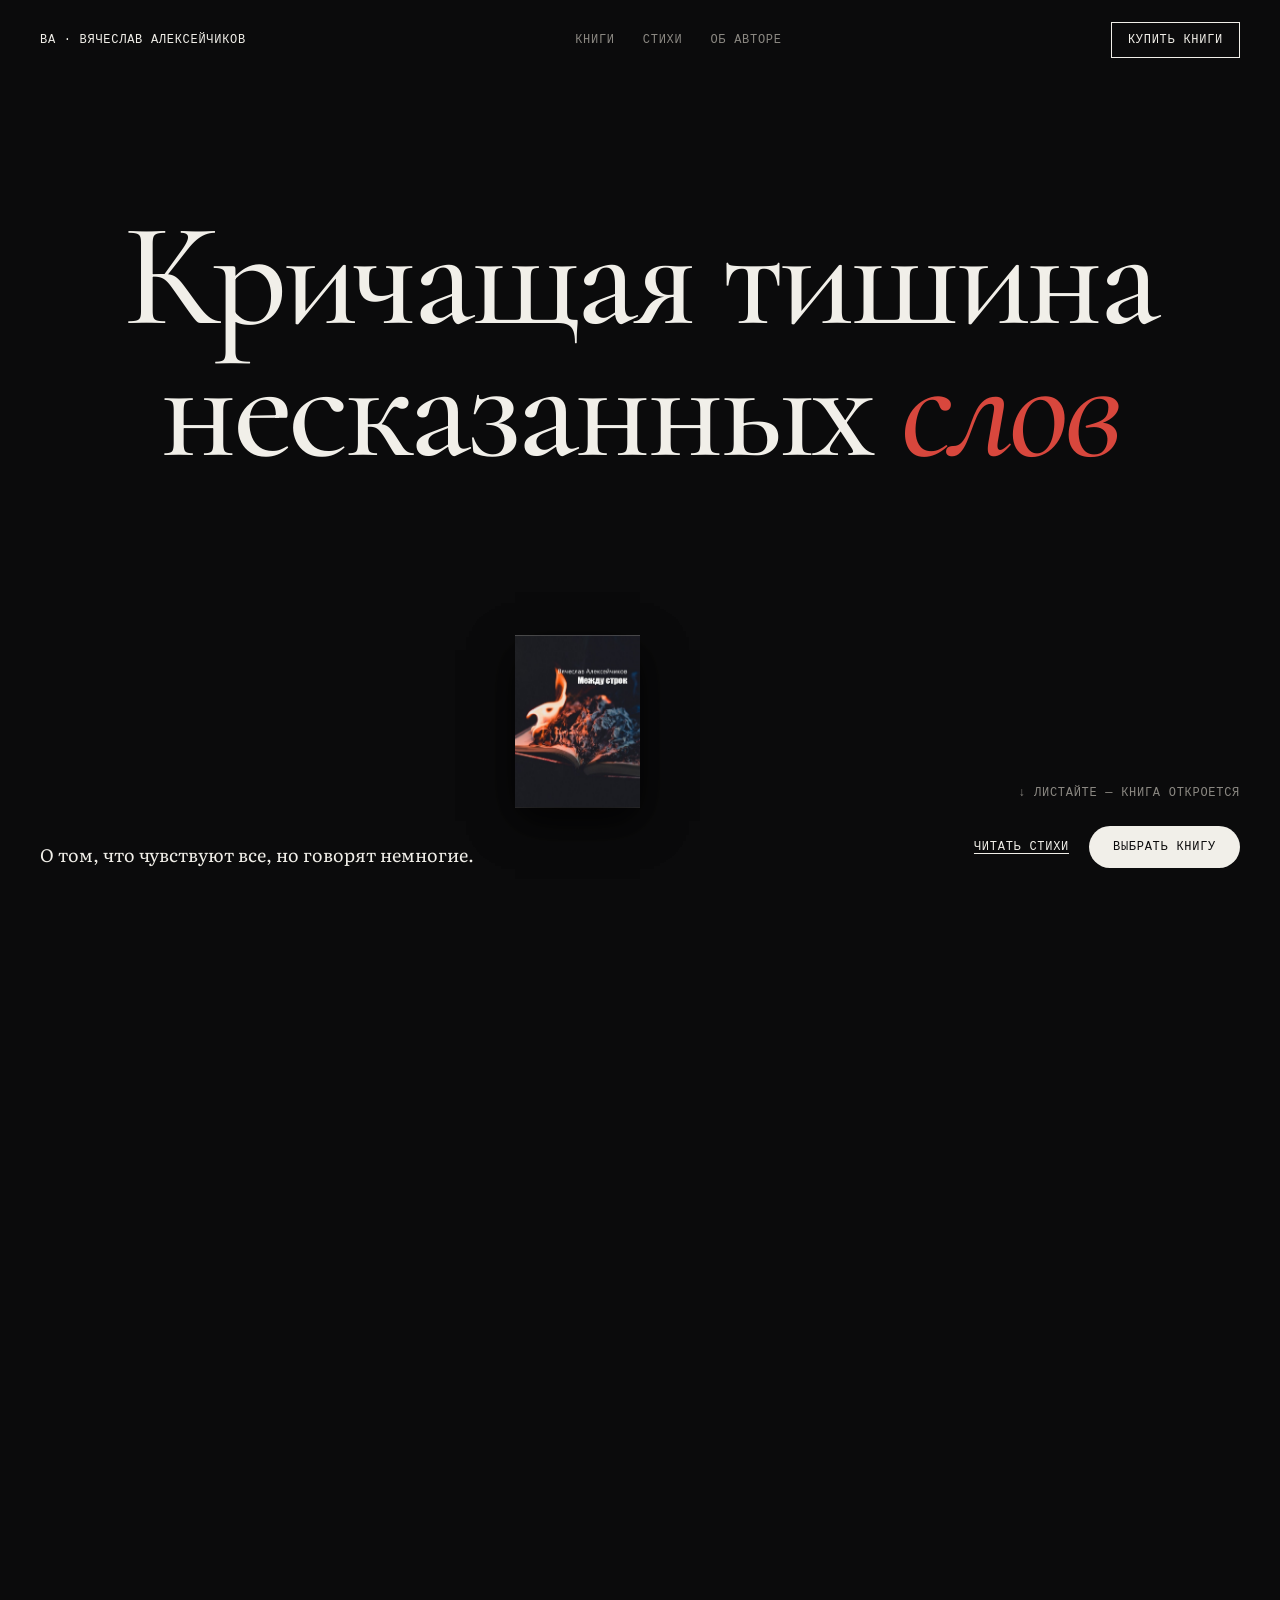
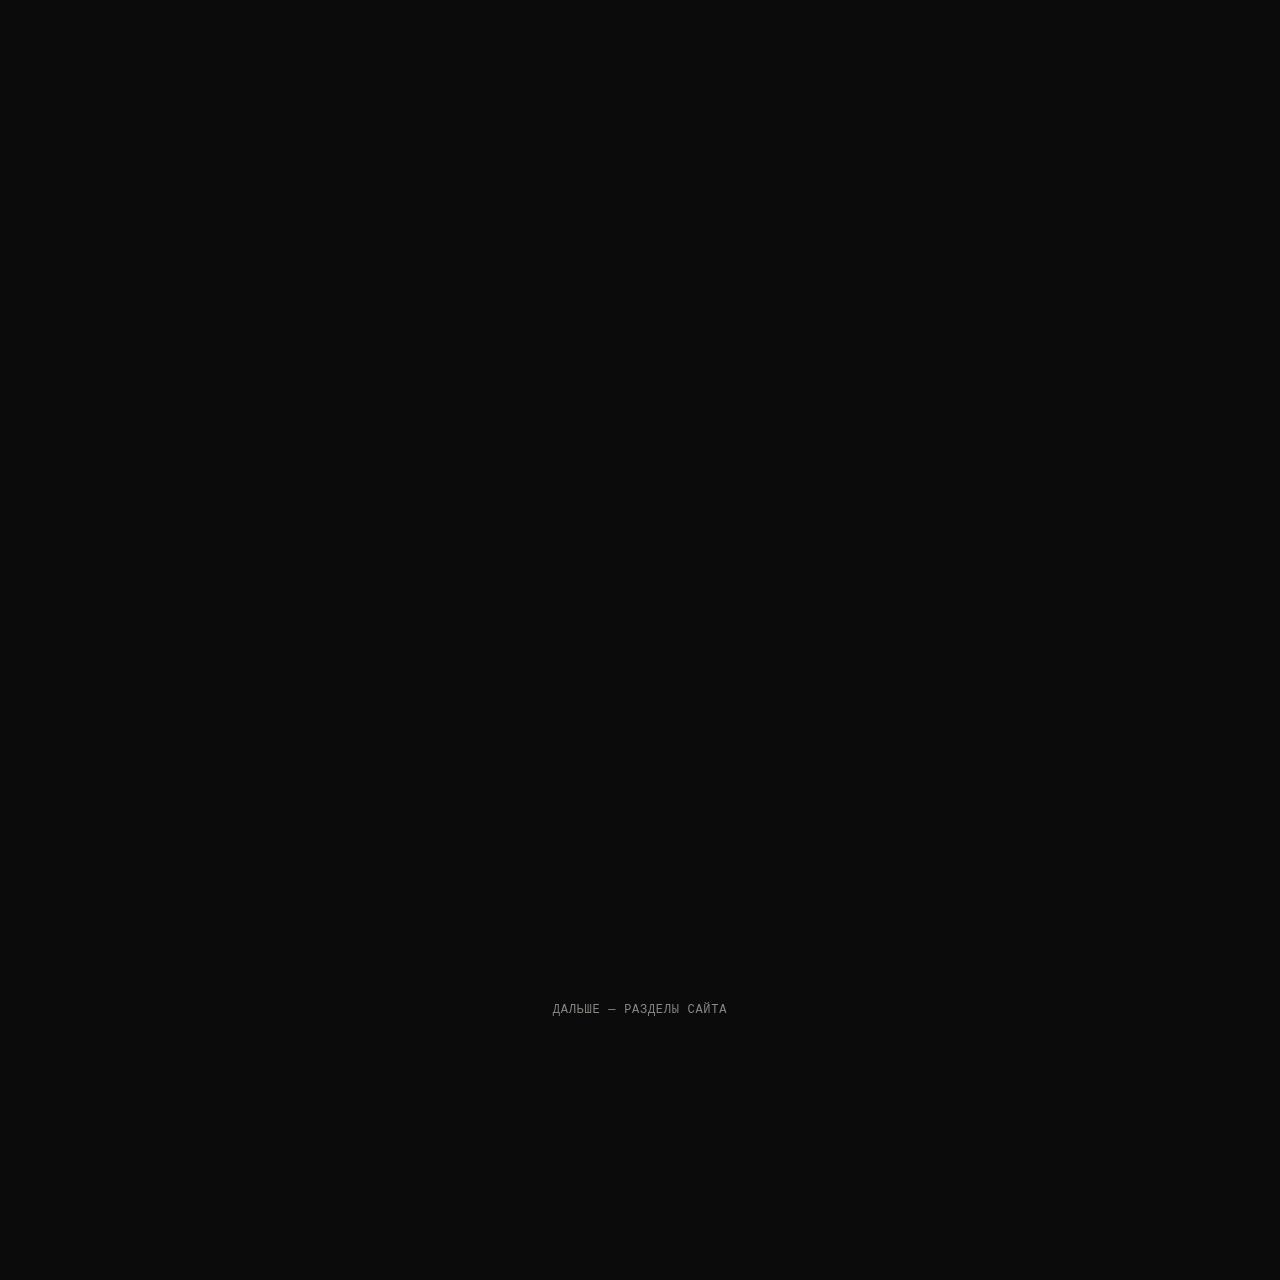
<file: drafts/2026-10-24/c.html>
<!doctype html>
<html lang="ru">
<head>
<meta charset="utf-8">
<meta name="viewport" content="width=device-width, initial-scale=1">
<meta name="robots" content="noindex">
<title>Вариант C — Раскрытая книга</title>
<link rel="preconnect" href="https://fonts.googleapis.com">
<link rel="preconnect" href="https://fonts.gstatic.com" crossorigin>
<link href="https://fonts.googleapis.com/css2?family=Cormorant+Garamond:ital,wght@0,500;1,500&family=Literata:opsz,wght@7..72,400&family=PT+Mono&display=swap" rel="stylesheet">
<style>
  /* Референс: Duo Case (One Page Love, 24.10.2026): кинематографичный чёрный, огромная типографика,
     предмет раскрывается прокруткой (scroll-controlled). */
  :root { --bg: #0b0b0c; --ink: #f1efe9; --muted: #8b8882; --accent: #d8473d; --paper: #f6f3ec; }
  * { box-sizing: border-box; margin: 0; padding: 0; }
  body { background: var(--bg); color: var(--ink); font-family: "Literata", serif; -webkit-font-smoothing: antialiased; }
  a { color: inherit; text-decoration: none; }
  .mono { font-family: "PT Mono", monospace; font-size: 12px; letter-spacing: .06em; text-transform: uppercase; }

  .head { position: fixed; z-index: 5; top: 0; left: 0; right: 0; display: flex; justify-content: space-between; align-items: center; padding: 22px 40px; }
  .head nav { display: flex; gap: 28px; color: var(--muted); }
  .head nav a:hover { color: var(--ink); }
  .buy { padding: 10px 16px; border: 1px solid var(--ink); }
  .buy:hover { background: var(--ink); color: var(--bg); }

  /* Длинная сцена: экран «прилипает», а прокрутка открывает книгу */
  .scroll { height: 260vh; }
  .sticky { position: sticky; top: 0; height: 100vh; overflow: hidden; }

  h1 {
    position: absolute; left: 0; right: 0; top: 38%; transform: translateY(calc(-50% - var(--p) * 16vh));
    font-family: "Cormorant Garamond", serif; font-weight: 500; text-align: center;
    font-size: 11.5vw; line-height: .9; letter-spacing: -.03em;
    opacity: calc(1 - var(--p) * .78);
  }
  h1 span { display: block; }
  h1 em { color: var(--accent); }

  /* Книга */
  .book {
    --w: 250px; --h: 354px;
    position: absolute; left: 50%; top: 50%; width: calc(var(--w) * 2); height: var(--h);
    transform: translate(-50%, -42%) translateX(calc((1 - var(--p)) * var(--w) * -.5)) translateY(calc((1 - var(--p)) * 27vh)) rotateX(calc(14deg * (1 - var(--p)))) scale(calc(.5 + var(--p) * .6));
    perspective: 1800px; transform-style: preserve-3d;
  }
  .page { position: absolute; left: 50%; top: 0; width: var(--w); height: var(--h); background: var(--paper); color: #1a191b; padding: 34px 30px; box-shadow: 0 30px 80px rgba(0,0,0,.5); }
  .page h2 { font-family: "Cormorant Garamond", serif; font-style: italic; font-weight: 500; font-size: 26px; margin-bottom: 16px; }
  .page p { font-family: "Cormorant Garamond", serif; font-size: 17px; line-height: 1.5; }
  .page small { position: absolute; bottom: 22px; left: 30px; color: #8a8780; }
  .cover {
    position: absolute; left: 50%; top: 0; width: var(--w); height: var(--h);
    transform-origin: 0 50%; transform: rotateY(calc(var(--p) * -178deg)); transform-style: preserve-3d;
  }
  .cover img, .cover .inside { position: absolute; inset: 0; width: 100%; height: 100%; backface-visibility: hidden; }
  .cover img { object-fit: cover; box-shadow: 0 30px 80px rgba(0,0,0,.6); }
  .cover .inside { transform: rotateY(180deg); background: #ece8df; display: grid; place-content: center; text-align: center; color: #1a191b; padding: 30px; }
  .cover .inside p { font-family: "Cormorant Garamond", serif; font-size: 22px; line-height: 1.2; }

  .hint { position: absolute; right: 40px; bottom: 100px; color: var(--muted); opacity: calc(1 - var(--p) * 3); }
  .bottom { position: absolute; left: 0; right: 0; bottom: 0; display: flex; justify-content: space-between; align-items: flex-end; padding: 20px 40px 32px; }
  .lead { font-size: 18px; line-height: 1.5; }
  .actions { display: flex; gap: 20px; align-items: center; }
  .btn { padding: 14px 24px; border-radius: 999px; background: var(--ink); color: var(--bg); }
  .btn:hover { background: var(--accent); color: var(--ink); }
  .link { text-decoration: underline; text-underline-offset: 3px; }

  .after { min-height: 60vh; display: grid; place-content: center; color: var(--muted); }
</style>
</head>
<body>
  <header class="head mono">
    <a href="../../">ВА · Вячеслав Алексейчиков</a>
    <nav><a href="#">Книги</a><a href="#">Стихи</a><a href="#">Об авторе</a></nav>
    <a class="buy" href="#">Купить книги</a>
  </header>

  <section class="scroll" id="scroll">
    <div class="sticky" id="sticky" style="--p: 0">
      <h1><span>Кричащая тишина</span><span>несказанных <em>слов</em></span></h1>

      <div class="book" aria-hidden="true">
        <div class="page">
          <h2>Без слов</h2>
          <p>Слова о любви потеряли былую силу<br>И я не стану их тебе говорить.<br>Я лишь хочу, чтобы во взгляде моём ты ловила<br>Откровенье – без тебя мне не жить.</p>
          <small class="mono">Между строк</small>
        </div>
        <div class="cover">
          <img src="../../assets/books/mezhdu-strok.jpg" width="1061" height="1500" alt="">
          <div class="inside"><p>Вячеслав<br>Алексейчиков</p></div>
        </div>
      </div>

      <p class="hint mono">↓ листайте — книга откроется</p>
      <div class="bottom">
        <p class="lead">О том, что чувствуют все, но говорят немногие.</p>
        <div class="actions mono"><a class="link" href="#">Читать стихи</a><a class="btn" href="#">Выбрать книгу</a></div>
      </div>
    </div>
  </section>
  <section class="after mono">дальше — разделы сайта</section>

<script>
// Прокрутка управляет книгой: 0 — закрыта, 1 — раскрыта на стихотворении «Без слов».
const scroll = document.getElementById("scroll");
const sticky = document.getElementById("sticky");
const reduce = matchMedia("(prefers-reduced-motion: reduce)").matches;
function update() {
  const total = scroll.offsetHeight - innerHeight;
  let p = Math.min(1, Math.max(0, -scroll.getBoundingClientRect().top / (total * .85)));
  p = p < .5 ? 2 * p * p : 1 - Math.pow(-2 * p + 2, 2) / 2; // мягкий разгон и торможение
  sticky.style.setProperty("--p", reduce ? 1 : p.toFixed(4));
}
addEventListener("scroll", update, { passive: true });
addEventListener("resize", update);
update();
</script>
</body>
</html>
</file>
<file: style.css>
/* Палитра и шрифты — из Figma. Меняем здесь. */
:root {
  --bg: #f4f3ef;
  --paper: #fbfaf6;
  --ink: #18171a;
  --muted: #5e5b56;
  --line: #e6e4de;
  --accent: #b3261e;
  --dark: #1c1c1e;
  --dark-ink: #f1efe9;
  --dark-muted: #8f8c86;

  --serif: "Cormorant Garamond", Georgia, serif;
  --text: "Literata", Georgia, serif;
  --mono: "PT Mono", ui-monospace, monospace;
  --gutter: clamp(16px, 3.4vw, 48px);
}

* { box-sizing: border-box; margin: 0; padding: 0; }
html { scroll-behavior: smooth; }
body {
  background: var(--bg);
  color: var(--ink);
  font-family: var(--text);
  -webkit-font-smoothing: antialiased;
}
a { color: inherit; text-decoration: none; }
img { display: block; }
button { font: inherit; color: inherit; background: none; border: 0; cursor: pointer; }

.sr-only {
  position: absolute; width: 1px; height: 1px; overflow: hidden;
  clip: rect(0 0 0 0); white-space: nowrap;
}

/* ---------- Общие элементы ---------- */
.btn {
  display: inline-flex;
  align-items: center;
  border-radius: 999px;
  font-family: var(--mono);
  white-space: nowrap;
  transition: background-color .25s, color .25s;
}
.btn--primary { padding: 15px 26px; font-size: 14px; background: var(--ink); color: var(--bg); }
.btn--primary:hover { background: var(--accent); }

.link {
  font-family: var(--mono);
  font-size: 14px;
  text-decoration: underline;
  text-underline-offset: 3px;
  transition: color .25s;
}
.link:hover { color: var(--accent); }

.label {
  font-family: var(--mono);
  font-size: 12px;
  letter-spacing: .08em;
  text-transform: uppercase;
  color: var(--muted);
}
.section-title {
  font-family: var(--serif);
  font-weight: 500;
  font-size: clamp(40px, 5vw, 64px);
  line-height: 1;
  letter-spacing: -.01em;
  margin: 16px 0 64px;
}

.mono { font-family: var(--mono); font-size: 12px; letter-spacing: .06em; text-transform: uppercase; }

/* ---------- Hero (вариант C, одобрен 20.10.2026) ---------- */
.hero {
  display: flex; flex-direction: column;
  min-height: 100vh; min-height: 100svh;
}
.site-header {
  display: flex; justify-content: space-between; align-items: center; gap: 16px;
  padding: 18px var(--gutter);
  border-bottom: 1px solid var(--ink);
}
.nav { display: flex; gap: 28px; }
.nav a, .logo { transition: color .25s; }
.nav a:hover, .nav a.is-active, .logo:hover { color: var(--accent); }
.buy { padding: 10px 16px; background: var(--ink); color: var(--bg); transition: background-color .25s; }
.buy:hover { background: var(--accent); }

.hero__row { display: grid; grid-template-columns: repeat(4, 1fr); border-bottom: 1px solid var(--ink); }
.hero__row > * { padding: 12px var(--gutter); border-right: 1px solid var(--ink); }
.hero__row > *:last-child { border-right: 0; }

.hero__stage {
  flex: 1;
  display: flex; flex-direction: column; justify-content: center;
  padding: 24px var(--gutter) 8px;
  user-select: none;
}
.hero__word {
  display: block; white-space: pre;
  font-family: var(--text);
  font-size: 10.2vw; line-height: .95; letter-spacing: -.02em;
  font-variation-settings: "opsz" 72;
}
.hero__word--italic { text-align: right; font-style: italic; }
.hero__word span { display: inline-block; transition: font-weight .25s ease-out, color .25s; }
.hero__word span.hot { color: var(--accent); }

.hero__bottom {
  display: flex; justify-content: space-between; align-items: flex-end; gap: 24px 40px;
  padding: 20px var(--gutter) 32px;
}
.hero__lead { font-size: 18px; line-height: 1.5; }
.hero__actions { display: flex; align-items: center; gap: 20px; }

/* ---------- Книги (тёмная секция продолжает корпус машинки) ---------- */
.books {
  background: var(--dark);
  color: var(--dark-ink);
  padding: 96px var(--gutter) 120px;
}
.books .label { color: var(--dark-muted); }
.books .section-title { max-width: 980px; margin-left: auto; margin-right: auto; }
.books > .label { max-width: 980px; margin: 0 auto; }
.books__grid {
  display: grid;
  grid-template-columns: repeat(2, minmax(0, 1fr));
  gap: clamp(32px, 6vw, 96px);
  max-width: 980px;
  margin: 0 auto;
}
.book__cover {
  width: 100%; height: auto;
  margin-bottom: 28px;
  box-shadow: 0 30px 60px rgba(0, 0, 0, .45);
  transition: transform .5s cubic-bezier(.2, .7, .2, 1);
}
.book:hover .book__cover { transform: translateY(-6px); }
.book__title {
  font-family: var(--serif); font-weight: 500;
  font-size: clamp(30px, 3vw, 40px); line-height: 1.1;
  margin: 10px 0 16px;
}
.link--light:hover { color: #e0645b; }

/* ---------- Стихи ---------- */
.poems { padding: 120px var(--gutter); }
.poems > .label, .poems .section-title { max-width: 1100px; margin-left: auto; margin-right: auto; }
.reader {
  display: grid;
  grid-template-columns: minmax(220px, 340px) minmax(0, 1fr);
  gap: clamp(32px, 6vw, 96px);
  max-width: 1100px;
  margin: 0 auto;
}
.reader__list { display: flex; flex-direction: column; align-self: start; position: sticky; top: 24px; }
.reader__list button {
  display: flex; gap: 16px;
  padding: 16px 0;
  border-bottom: 1px solid var(--line);
  text-align: left;
  font-family: var(--serif); font-weight: 500; font-size: 22px; line-height: 1.2;
  color: var(--muted);
  transition: color .25s;
}
.reader__list button span { font-family: var(--mono); font-size: 12px; padding-top: 6px; }
.reader__list button:hover,
.reader__list button[aria-selected="true"] { color: var(--ink); }
.reader__list button[aria-selected="true"] span { color: var(--accent); }

.poem { max-width: 560px; animation: poem-in .6s ease both; }
.poem__title {
  font-family: var(--serif); font-weight: 500;
  font-size: clamp(36px, 4vw, 52px); line-height: 1.05;
  margin-bottom: 40px;
}
.poem p { font-size: 18px; line-height: 1.8; margin-bottom: 1.6em; }
@keyframes poem-in { from { opacity: 0; transform: translateY(8px); } }

/* ---------- Об авторе ---------- */
.about {
  padding: 120px var(--gutter);
  border-top: 1px solid var(--line);
  text-align: center;
}
.about__text {
  max-width: 760px; margin: 24px auto 0;
  font-family: var(--serif); font-weight: 500;
  font-size: clamp(28px, 3vw, 40px); line-height: 1.25;
}

.site-footer {
  display: flex; justify-content: space-between; gap: 16px;
  padding: 32px var(--gutter);
  background: var(--dark); color: var(--dark-muted);
  font-family: var(--mono); font-size: 12px;
}
.site-footer a:hover { color: var(--dark-ink); }

/* ---------- Адаптив ---------- */
@media (max-width: 900px) {
  .reader { grid-template-columns: 1fr; }
  .reader__list { position: static; }
}
@media (max-width: 600px) {
  .books__grid { grid-template-columns: 1fr; max-width: 360px; }
  .poem p { font-size: 17px; }
}

/* Мобильная версия Hero: слова переносятся по строкам, крупнее */
@media (max-width: 760px) {
  .site-header { flex-wrap: wrap; }
  .nav { order: 3; width: 100%; justify-content: space-between; gap: 12px; }
  .hero__row { grid-template-columns: 1fr 1fr; }
  .hero__row > *:nth-child(2) { border-right: 0; }
  .hero__row > *:nth-child(-n+2) { border-bottom: 1px solid var(--ink); }
  .hero__word { white-space: normal; font-size: 13vw; line-height: 1; }
  .site-header .logo, .site-header .buy { font-size: 11px; letter-spacing: .02em; }
  .buy { padding: 8px 12px; }
  .hero__word--italic { margin-bottom: .1em; }
  .hero__word .w { display: inline-block; white-space: nowrap; }
  .hero__bottom { flex-direction: column; align-items: flex-start; }
  .hero__lead { font-size: 17px; }
}

@media (prefers-reduced-motion: reduce) {
  html { scroll-behavior: auto; }
  *, *::before, *::after { transition: none !important; animation: none !important; }
}
</file>
